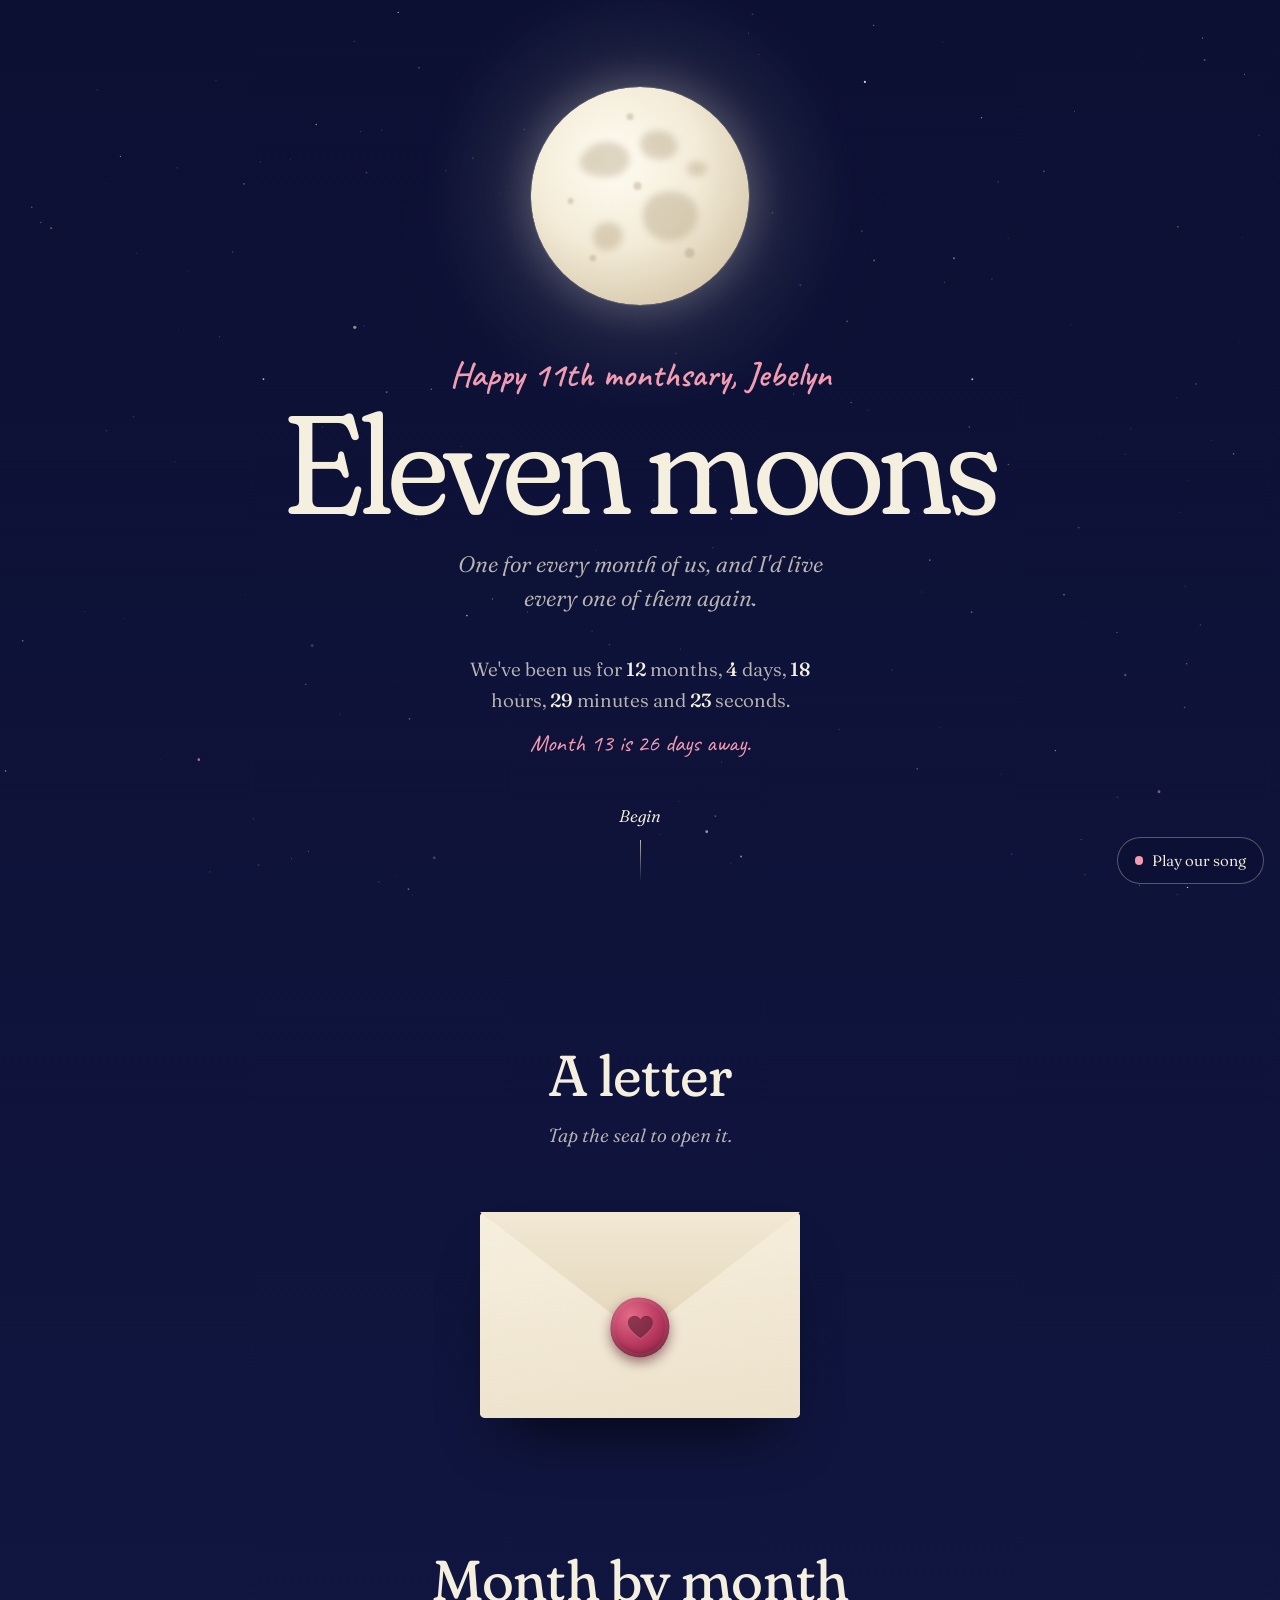
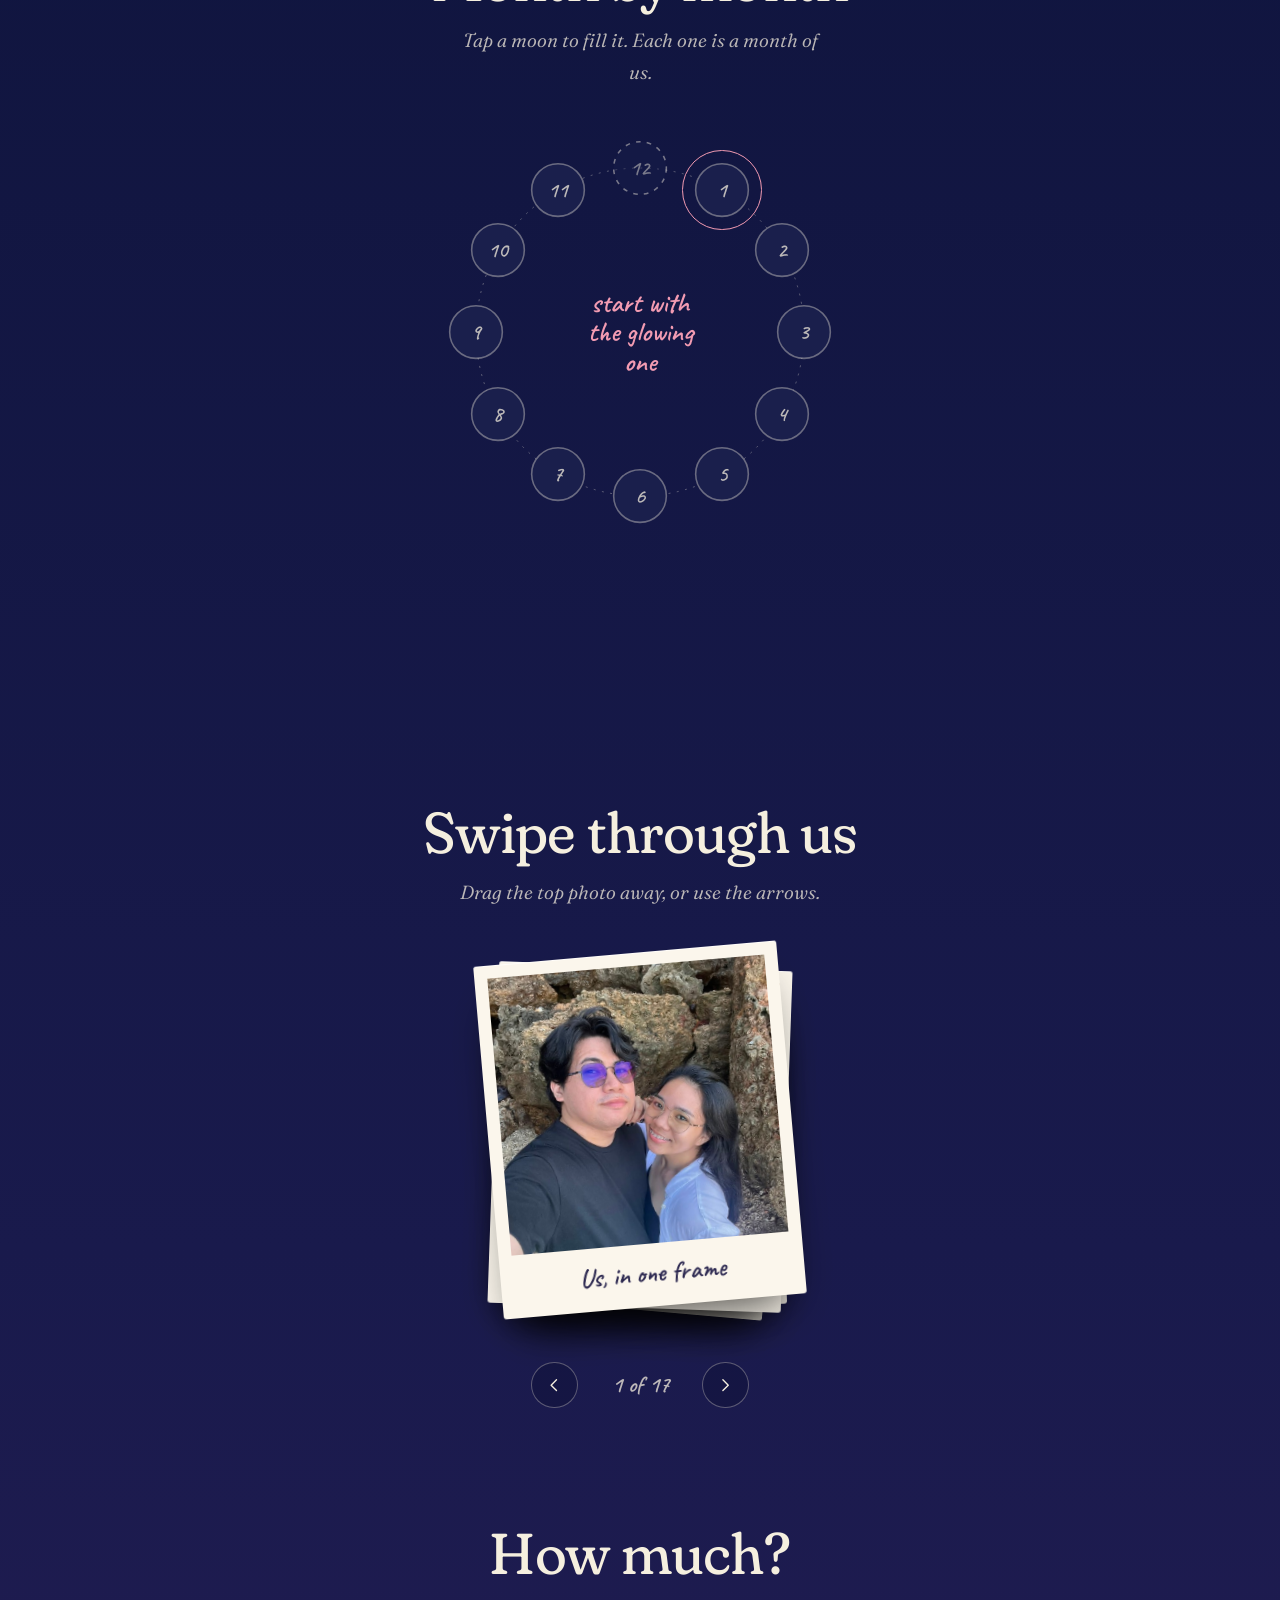
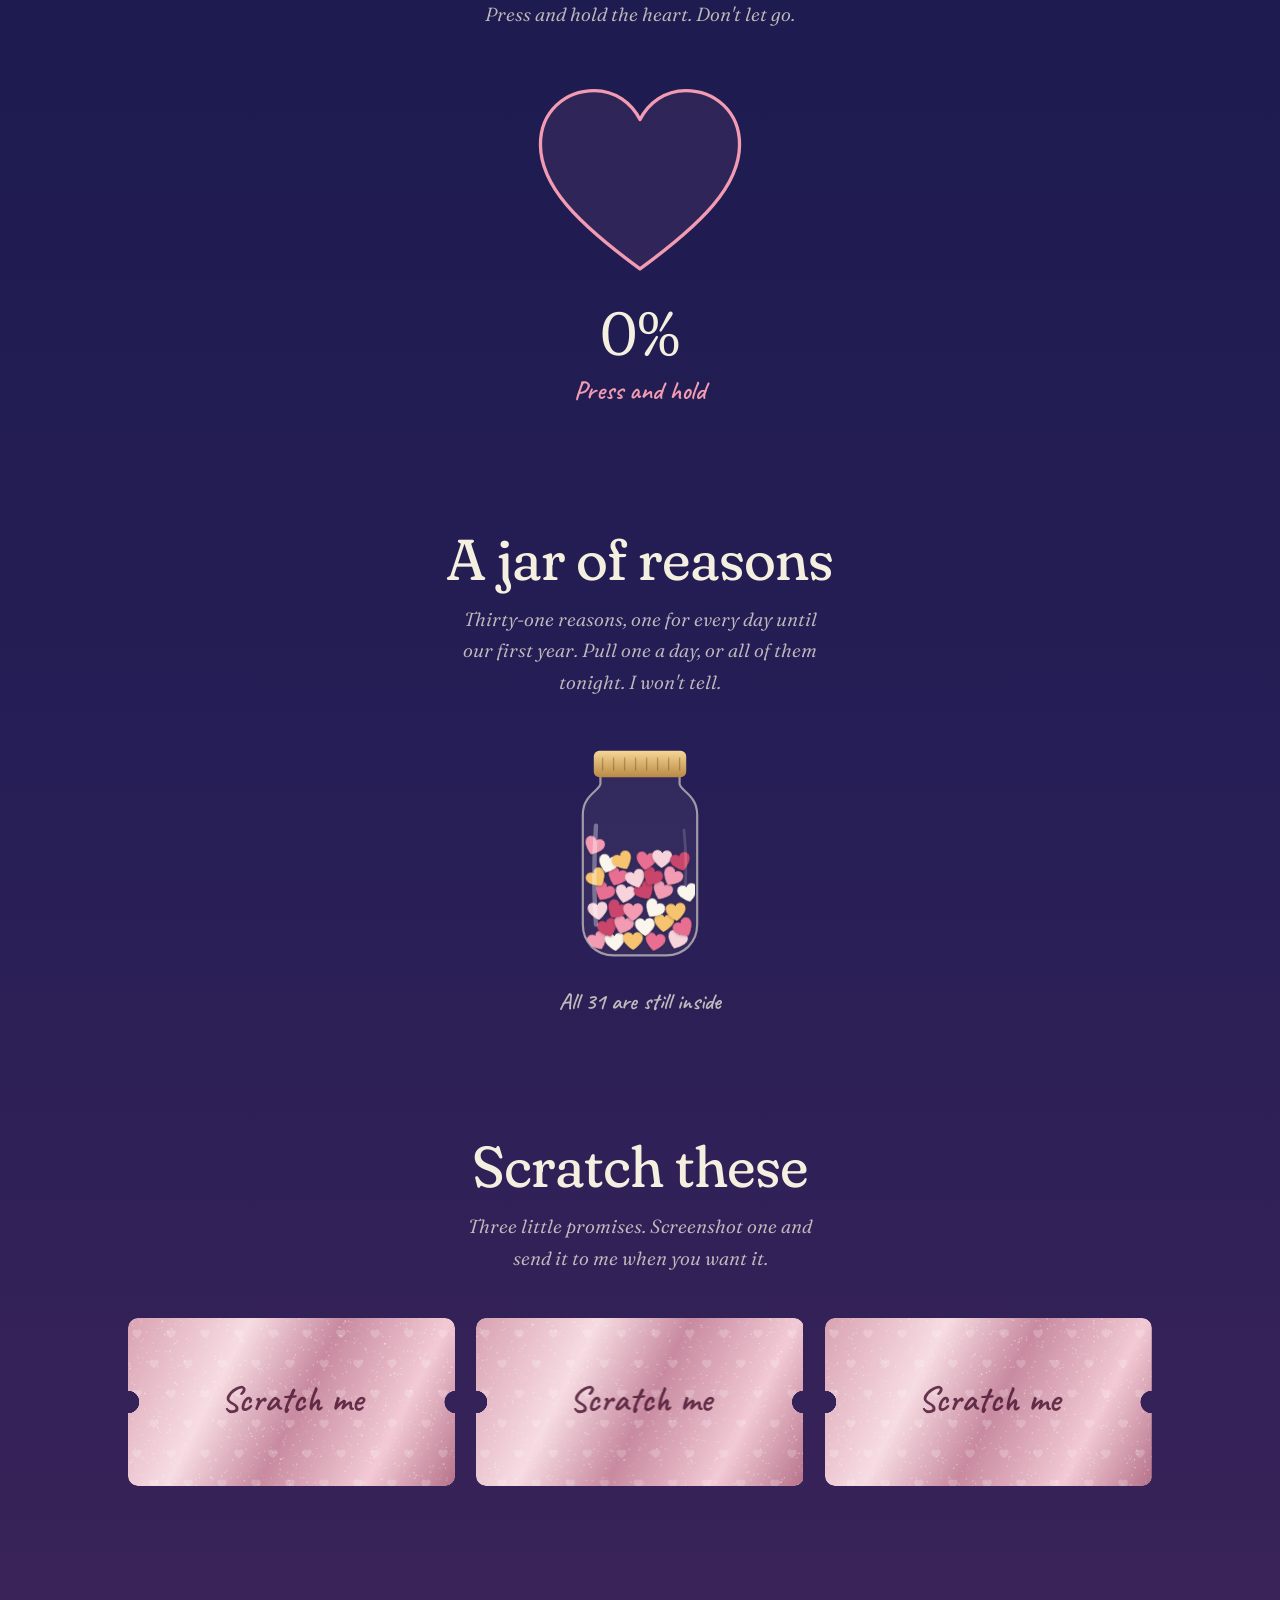
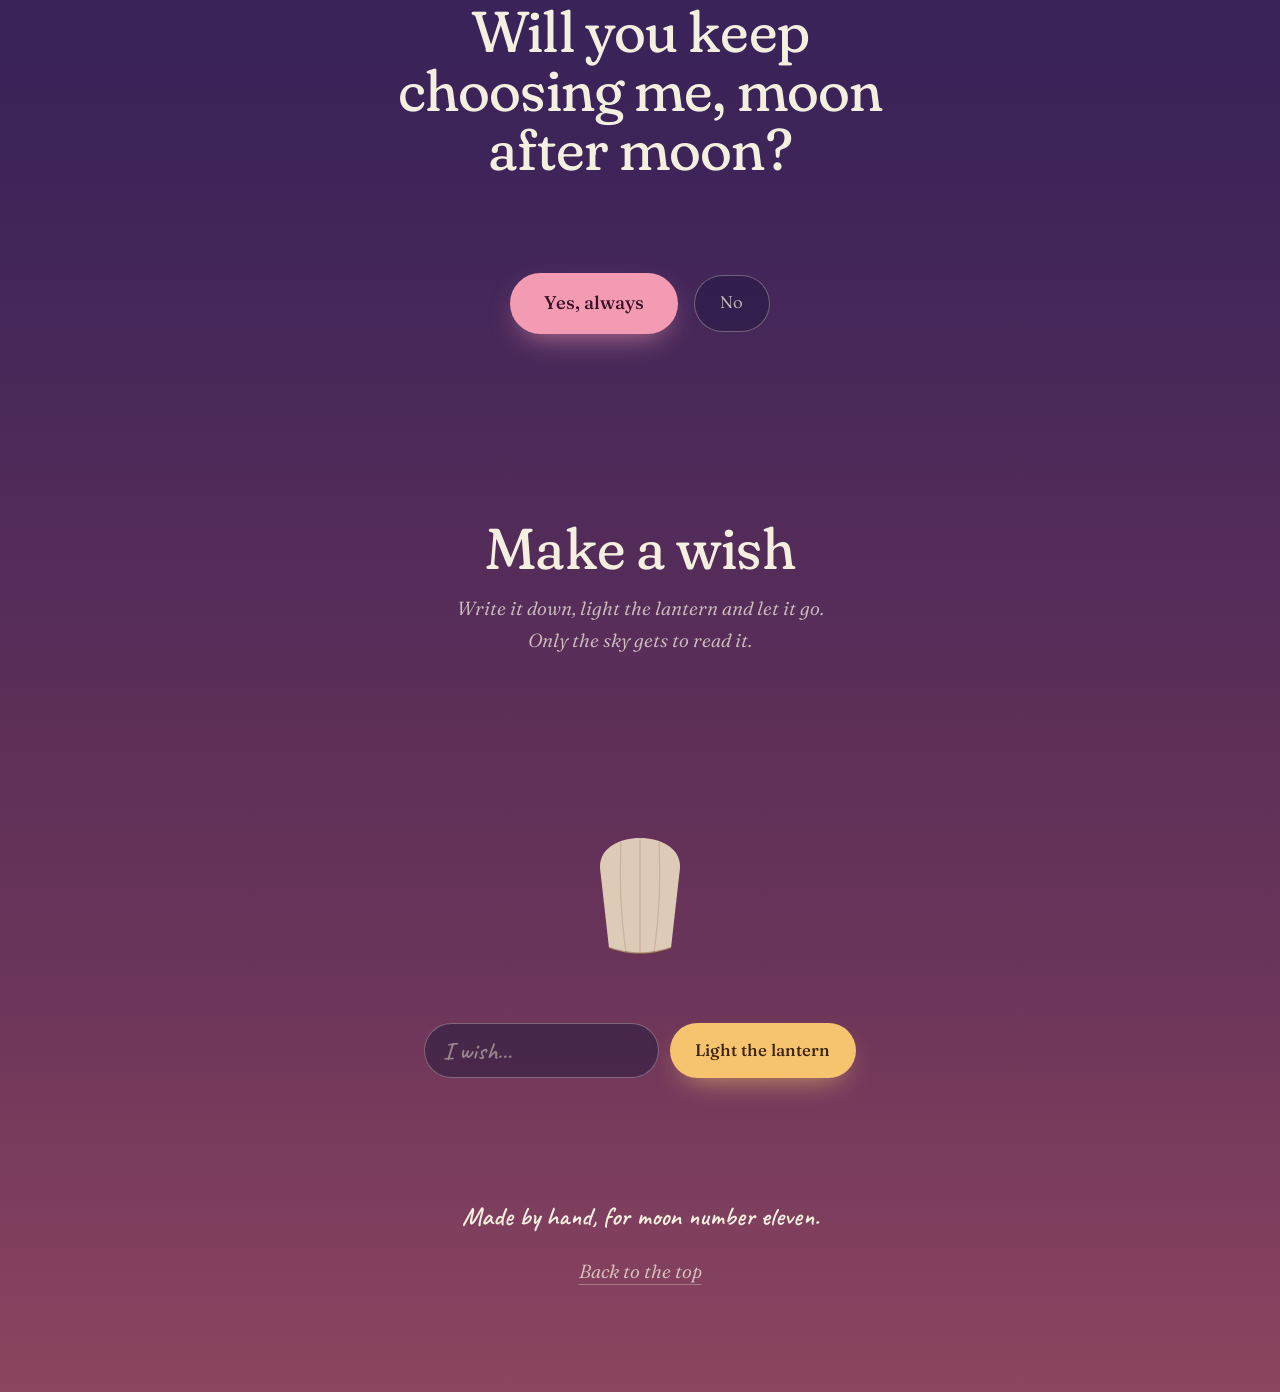
<file: index.html>
<!DOCTYPE html>
<html lang="en">
<head>
<meta charset="utf-8">
<meta name="viewport" content="width=device-width, initial-scale=1, viewport-fit=cover">
<meta name="robots" content="noindex, nofollow">
<meta name="theme-color" content="#0C1033">
<title>Happy monthsary</title>
<meta name="description" content="Made for one person only.">
<meta property="og:type" content="website">
<meta property="og:title" content="Happy monthsary">
<meta property="og:description" content="Made for one person only.">
<link rel="icon" href="data:image/svg+xml,%3Csvg xmlns='http://www.w3.org/2000/svg' viewBox='0 0 32 32'%3E%3Crect width='32' height='32' rx='8' fill='%230C1033'/%3E%3Ccircle cx='16' cy='16' r='9' fill='%23F5EFDF'/%3E%3C/svg%3E">
<link rel="preconnect" href="https://fonts.googleapis.com">
<link rel="preconnect" href="https://fonts.gstatic.com" crossorigin>
<link href="https://fonts.googleapis.com/css2?family=Caveat:wght@400;600&family=Fraunces:ital,opsz,wght,SOFT@0,9..144,300..600,0..100;1,9..144,300..600,0..100&display=swap" rel="stylesheet">
<link rel="stylesheet" href="style.css">
</head>
<body>

<!-- shared drawing bits -->
<svg class="defs" width="0" height="0" aria-hidden="true" focusable="false">
  <defs>
    <radialGradient id="g-moon" cx="38%" cy="34%" r="72%">
      <stop offset="0" stop-color="#FFFCF3"/>
      <stop offset=".55" stop-color="#F3EBD7"/>
      <stop offset="1" stop-color="#D6C8AC"/>
    </radialGradient>
    <linearGradient id="g-heart" x1="0" y1="1" x2="0" y2="0">
      <stop offset="0" stop-color="#C9456B"/>
      <stop offset="1" stop-color="#F7A9BD"/>
    </linearGradient>
    <clipPath id="heart-clip">
      <path d="M50 88C20 66 2 48 2 28 2 12 14 2 28 2c10 0 18 6 22 14C54 8 62 2 72 2c14 0 26 10 26 26 0 20-18 38-48 60z"/>
    </clipPath>
    <linearGradient id="g-lantern" x1="0" y1="0" x2="0" y2="1">
      <stop offset="0" stop-color="#FBE2B0"/>
      <stop offset=".6" stop-color="#F4B26E"/>
      <stop offset="1" stop-color="#E07F55"/>
    </linearGradient>
    <linearGradient id="g-lid" x1="0" y1="0" x2="0" y2="1">
      <stop offset="0" stop-color="#F6D695"/>
      <stop offset="1" stop-color="#B98A45"/>
    </linearGradient>
  </defs>
</svg>

<canvas id="sky" aria-hidden="true"></canvas>
<canvas id="fx" aria-hidden="true"></canvas>

<p class="preview-flag" id="preview-flag" hidden>Preview. Still sealed for everyone else.</p>

<button class="music" id="music" type="button" hidden aria-pressed="false">
  <span class="music-dot" aria-hidden="true"></span><span id="music-label">Play our song</span>
</button>

<!-- 1. THE MOON -->
<header class="hero" id="top">
  <div class="moon-wrap" id="moon-wrap" aria-hidden="true">
    <span class="moon-halo"></span>
    <svg class="moon" viewBox="0 0 200 200">
      <defs>
        <mask id="m-moon" maskUnits="userSpaceOnUse" x="0" y="0" width="200" height="200">
          <path id="moon-phase" fill="#fff" d=""/>
        </mask>
        <filter id="f-maria" x="-30%" y="-30%" width="160%" height="160%"><feGaussianBlur stdDeviation="3.2"/></filter>
        <filter id="f-pits" x="-50%" y="-50%" width="200%" height="200%"><feGaussianBlur stdDeviation=".9"/></filter>
      </defs>
      <circle cx="100" cy="100" r="88" fill="#1A1F4C" stroke="rgba(245,239,223,.2)" stroke-width="1"/>
      <g mask="url(#m-moon)">
        <circle cx="100" cy="100" r="88" fill="url(#g-moon)"/>
        <g fill="#B3A283" opacity=".42" filter="url(#f-maria)">
          <path d="M52 70c6-14 26-18 36-8 8 8 2 20-10 22-12 2-30-2-26-14z"/>
          <path d="M104 50c10-6 24-2 26 8 2 9-8 14-18 12-10-1-16-14-8-20z"/>
          <path d="M108 102c12-10 34-6 38 8 4 15-10 28-26 26-16-2-24-22-12-34z"/>
          <path d="M66 124c8-6 20-2 20 8 0 9-10 14-18 11-7-3-8-14-2-19z"/>
          <ellipse cx="146" cy="78" rx="8" ry="6"/>
        </g>
        <g fill="#A8987A" opacity=".38" filter="url(#f-pits)">
          <circle cx="98" cy="92" r="3.2"/>
          <circle cx="140" cy="146" r="4"/>
          <circle cx="62" cy="150" r="2.6"/>
          <circle cx="92" cy="36" r="2.8"/>
          <circle cx="44" cy="104" r="2.4"/>
        </g>
      </g>
    </svg>
  </div>

  <p class="greeting" id="greeting"></p>
  <h1 class="headline" id="headline"></h1>
  <p class="hero-line" id="hero-line"></p>
  <p class="together" id="together"></p>
  <p class="milestone" id="milestone"></p>
  <a class="begin" href="#letter" id="begin">Begin<span aria-hidden="true"></span></a>
</header>

<main id="main">

  <!-- 2. THE LETTER -->
  <section class="scene" id="letter" aria-labelledby="letter-h">
    <h2 id="letter-h">A letter</h2>
    <p class="sub">Tap the seal to open it.</p>
    <div class="letter-stage">
      <button class="envelope" id="envelope" type="button" aria-expanded="false" aria-controls="paper" aria-label="Open the letter">
        <span class="env-back" aria-hidden="true"></span>
        <span class="env-peek" aria-hidden="true"></span>
        <span class="env-front" aria-hidden="true"></span>
        <span class="env-flap" aria-hidden="true"></span>
        <span class="wax" aria-hidden="true">
          <svg viewBox="0 0 100 92"><path d="M50 88C20 66 2 48 2 28 2 12 14 2 28 2c10 0 18 6 22 14C54 8 62 2 72 2c14 0 26 10 26 26 0 20-18 38-48 60z"/></svg>
        </span>
      </button>
      <article class="paper" id="paper" hidden>
        <p class="paper-greeting" id="letter-greeting"></p>
        <div class="paper-body" id="letter-body"></div>
        <p class="paper-sign" id="letter-sign"></p>
      </article>
    </div>
  </section>

  <!-- 3. MONTH BY MONTH -->
  <section class="scene" id="months" aria-labelledby="months-h">
    <h2 id="months-h">Month by month</h2>
    <p class="sub">Tap a moon to fill it. Each one is a month of us.</p>
    <div class="ring" id="ring">
      <svg class="orbit" viewBox="0 0 100 100" aria-hidden="true"><circle cx="50" cy="50" r="41"/></svg>
      <div class="ring-centre" id="ring-centre" aria-hidden="true">
        <span class="rc-num" id="rc-num"></span>
        <span class="rc-name" id="rc-name">start with the glowing one</span>
      </div>
    </div>
    <div class="month-note" id="month-note" aria-live="polite">
      <h3 id="mn-title"></h3>
      <p id="mn-text"></p>
    </div>
  </section>

  <!-- 4. PHOTOS -->
  <section class="scene" id="photos" aria-labelledby="photos-h">
    <h2 id="photos-h">Swipe through us</h2>
    <p class="sub">Drag the top photo away, or use the arrows.</p>
    <div class="stack" id="stack" tabindex="0" role="group" aria-roledescription="photo stack" aria-label="Photos. Use the left and right arrow keys to go through them."></div>
    <div class="stack-nav">
      <button class="round" id="stack-prev" type="button" aria-label="Previous photo">
        <svg viewBox="0 0 24 24" aria-hidden="true"><path d="M15 5l-7 7 7 7"/></svg>
      </button>
      <span class="stack-count" id="stack-count" aria-live="polite"></span>
      <button class="round" id="stack-next" type="button" aria-label="Next photo">
        <svg viewBox="0 0 24 24" aria-hidden="true"><path d="M9 5l7 7-7 7"/></svg>
      </button>
    </div>
  </section>

  <!-- 5. HOLD THE HEART -->
  <section class="scene" id="heart" aria-labelledby="heart-h">
    <h2 id="heart-h">How much?</h2>
    <p class="sub">Press and hold the heart. Don't let go.</p>
    <button class="heart" id="heart-btn" type="button" aria-label="Press and hold to fill the heart" aria-describedby="heart-msg">
      <svg viewBox="-4 -6 108 100" aria-hidden="true">
        <path class="heart-empty" d="M50 88C20 66 2 48 2 28 2 12 14 2 28 2c10 0 18 6 22 14C54 8 62 2 72 2c14 0 26 10 26 26 0 20-18 38-48 60z"/>
        <g clip-path="url(#heart-clip)">
          <path class="heart-liquid" id="heart-liquid" d=""/>
        </g>
        <path class="heart-line" d="M50 88C20 66 2 48 2 28 2 12 14 2 28 2c10 0 18 6 22 14C54 8 62 2 72 2c14 0 26 10 26 26 0 20-18 38-48 60z"/>
      </svg>
    </button>
    <p class="heart-pct" id="heart-pct" aria-hidden="true">0%</p>
    <p class="heart-msg" id="heart-msg" aria-live="polite"></p>
  </section>

  <!-- 6. THE JAR -->
  <section class="scene" id="jar" aria-labelledby="jar-h">
    <h2 id="jar-h">A jar of reasons</h2>
    <p class="sub" id="jar-intro"></p>
    <div class="jar-stage">
      <button class="jar" id="jar-btn" type="button" aria-label="Pull a reason out of the jar">
        <svg class="jar-back" viewBox="0 0 160 200" aria-hidden="true">
          <path d="M44 30h72v8c0 6 16 10 16 28v100c0 16-12 28-28 28H56c-16 0-28-12-28-28V66c0-18 16-22 16-28z"/>
        </svg>
        <span class="jar-hearts" id="jar-hearts" aria-hidden="true"></span>
        <svg class="jar-front" viewBox="0 0 160 200" aria-hidden="true">
          <path class="glass" d="M44 30h72v8c0 6 16 10 16 28v100c0 16-12 28-28 28H56c-16 0-28-12-28-28V66c0-18 16-22 16-28z"/>
          <path class="shine" d="M40 76c-2 30-2 62 0 90"/>
          <path class="shine soft" d="M120 80c2 20 2 40 1 56"/>
          <rect class="lid" x="38" y="8" width="84" height="24" rx="5"/>
          <path class="lid-lines" d="M46 14v12M56 14v12M66 14v12M76 14v12M86 14v12M96 14v12M106 14v12M116 14v12"/>
        </svg>
      </button>
      <div class="note" id="note" hidden>
        <p class="note-text" id="note-text"></p>
      </div>
      <p class="jar-count" id="jar-count" aria-live="polite"></p>
    </div>
  </section>

  <!-- 7. SCRATCH CARDS -->
  <section class="scene wide" id="coupons" aria-labelledby="coupons-h">
    <h2 id="coupons-h">Scratch these</h2>
    <p class="sub">Three little promises. Screenshot one and send it to me when you want it.</p>
    <div class="tickets" id="tickets"></div>
  </section>

  <!-- 8. THE QUESTION -->
  <section class="scene" id="ask" aria-labelledby="ask-q">
    <h2 class="ask-q" id="ask-q"></h2>
    <div class="ask-zone" id="ask-zone">
      <button class="btn-yes" id="yes" type="button"></button>
      <button class="btn-no" id="no" type="button"></button>
    </div>
    <div class="ask-reply" id="ask-reply" hidden>
      <p class="reply-title" id="reply-title"></p>
      <p class="reply-text" id="reply-text"></p>
    </div>
  </section>

  <!-- 9. THE LANTERN -->
  <section class="scene" id="wish" aria-labelledby="wish-h">
    <h2 id="wish-h">Make a wish</h2>
    <p class="sub">Write it down, light the lantern and let it go. Only the sky gets to read it.</p>
    <div class="lantern-stage" id="lantern-stage">
      <div class="lantern" id="lantern">
        <span class="lantern-glow" aria-hidden="true"></span>
        <svg class="lantern-art" viewBox="0 0 120 150" aria-hidden="true">
          <path class="l-paper" d="M20 46C18 6 102 6 100 46L91 126Q60 137 29 126Z"/>
          <path class="l-lit" d="M20 46C18 6 102 6 100 46L91 126Q60 137 29 126Z"/>
          <path class="l-ribs" d="M41 20Q38 76 46 131M60 16V134M79 20Q82 76 74 131"/>
          <path class="l-band" d="M29 126Q60 137 91 126"/>
          <ellipse class="l-flame" cx="60" cy="122" rx="6.5" ry="9.5"/>
        </svg>
        <span class="lantern-tag" id="lantern-tag"></span>
      </div>
    </div>
    <form class="wish-form" id="wish-form" autocomplete="off">
      <label class="sr-only" for="wish-input">Your wish</label>
      <input id="wish-input" type="text" maxlength="70" enterkeyhint="done">
      <button class="btn-wish" id="wish-btn" type="submit">Light the lantern</button>
    </form>
    <p class="wish-after" id="wish-after" hidden></p>
  </section>

</main>

<footer class="foot" id="foot">
  <p id="closing"></p>
  <a class="top-link" href="#top">Back to the top</a>
</footer>

<script src="app.js"></script>
</body>
</html>
</file>
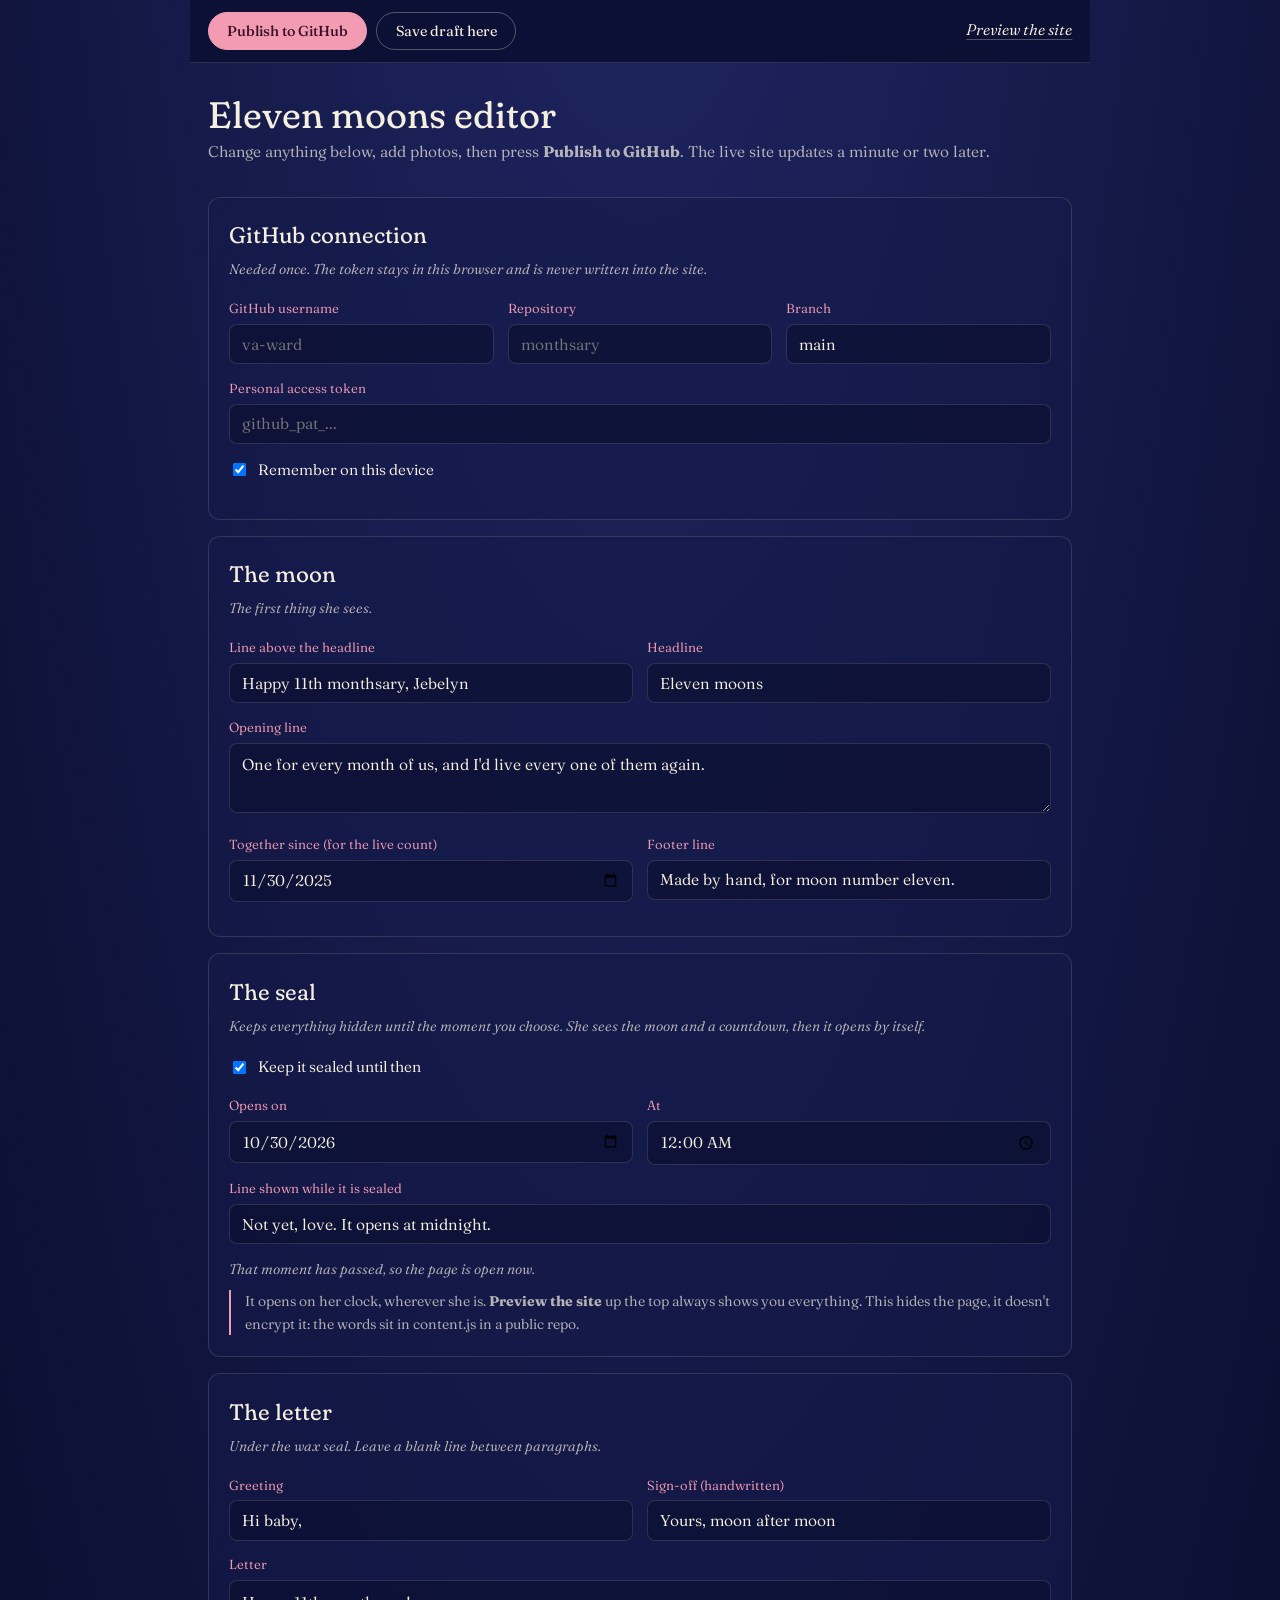
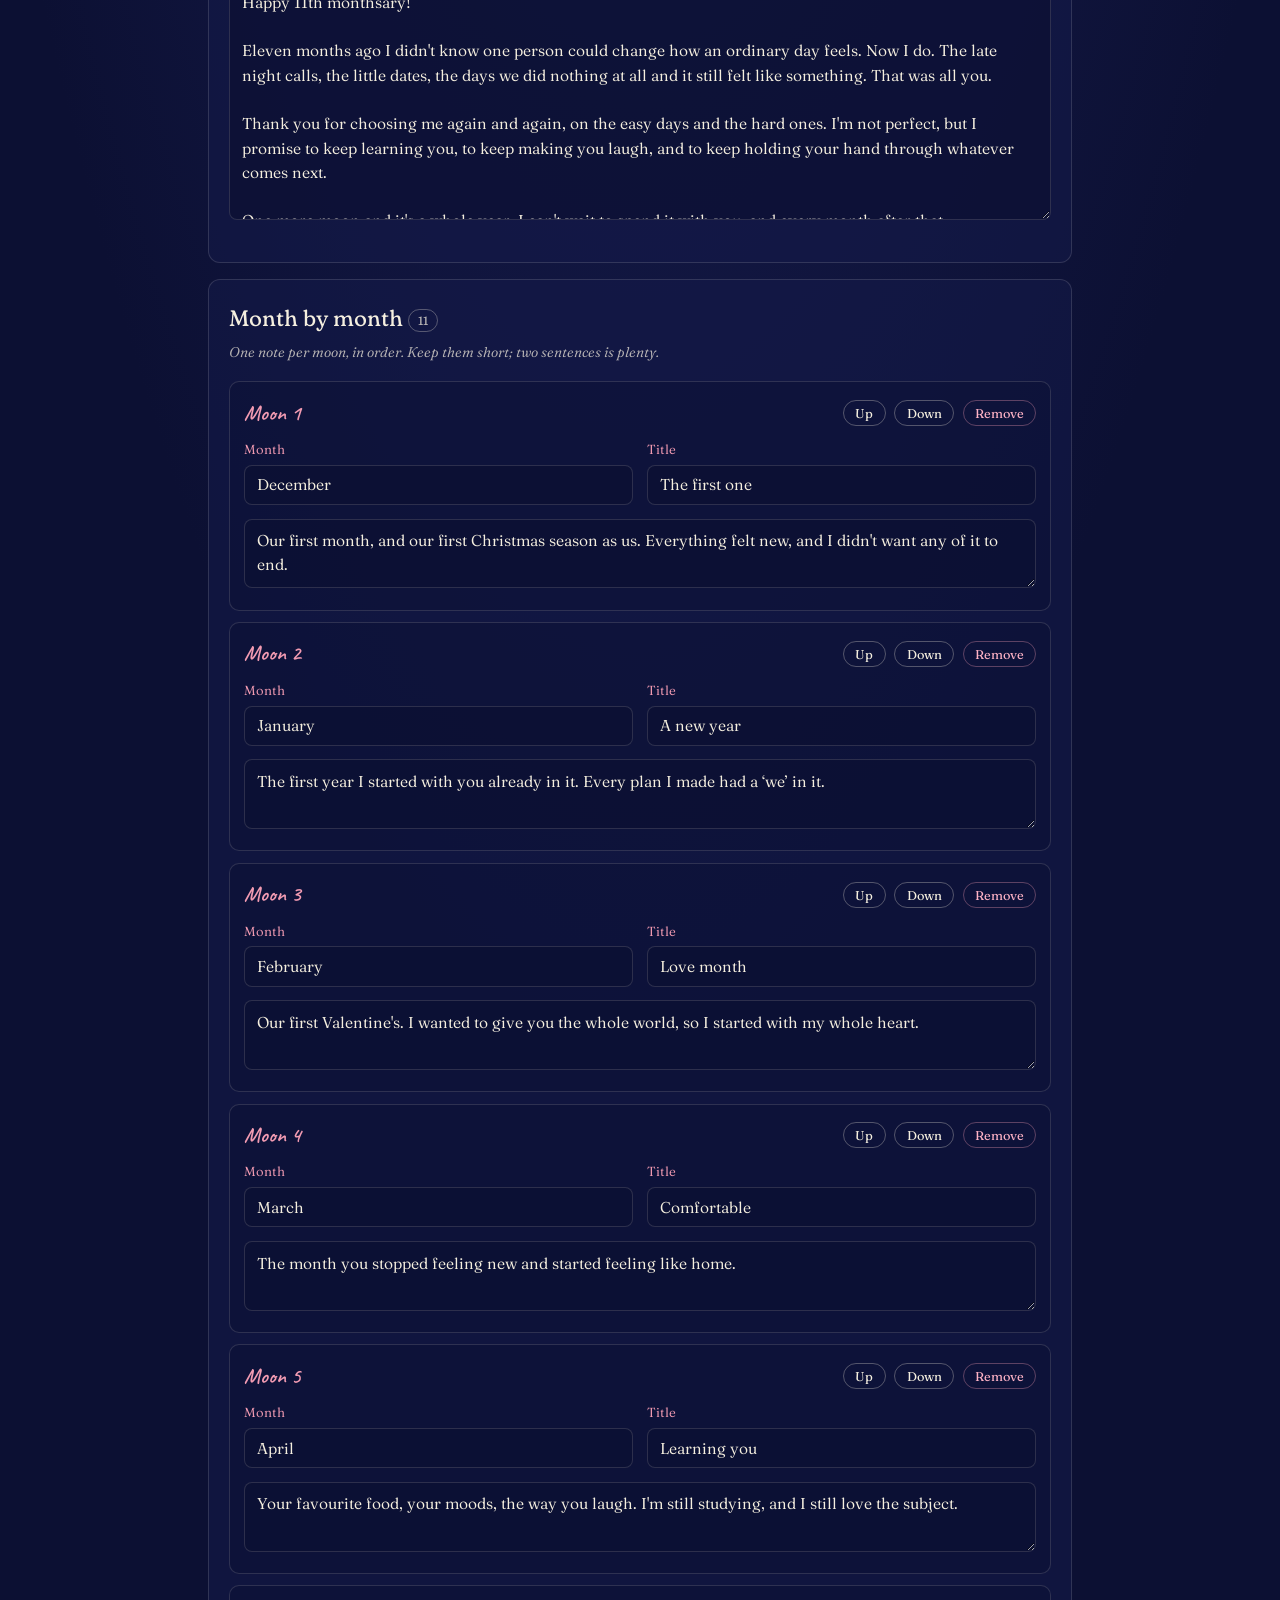
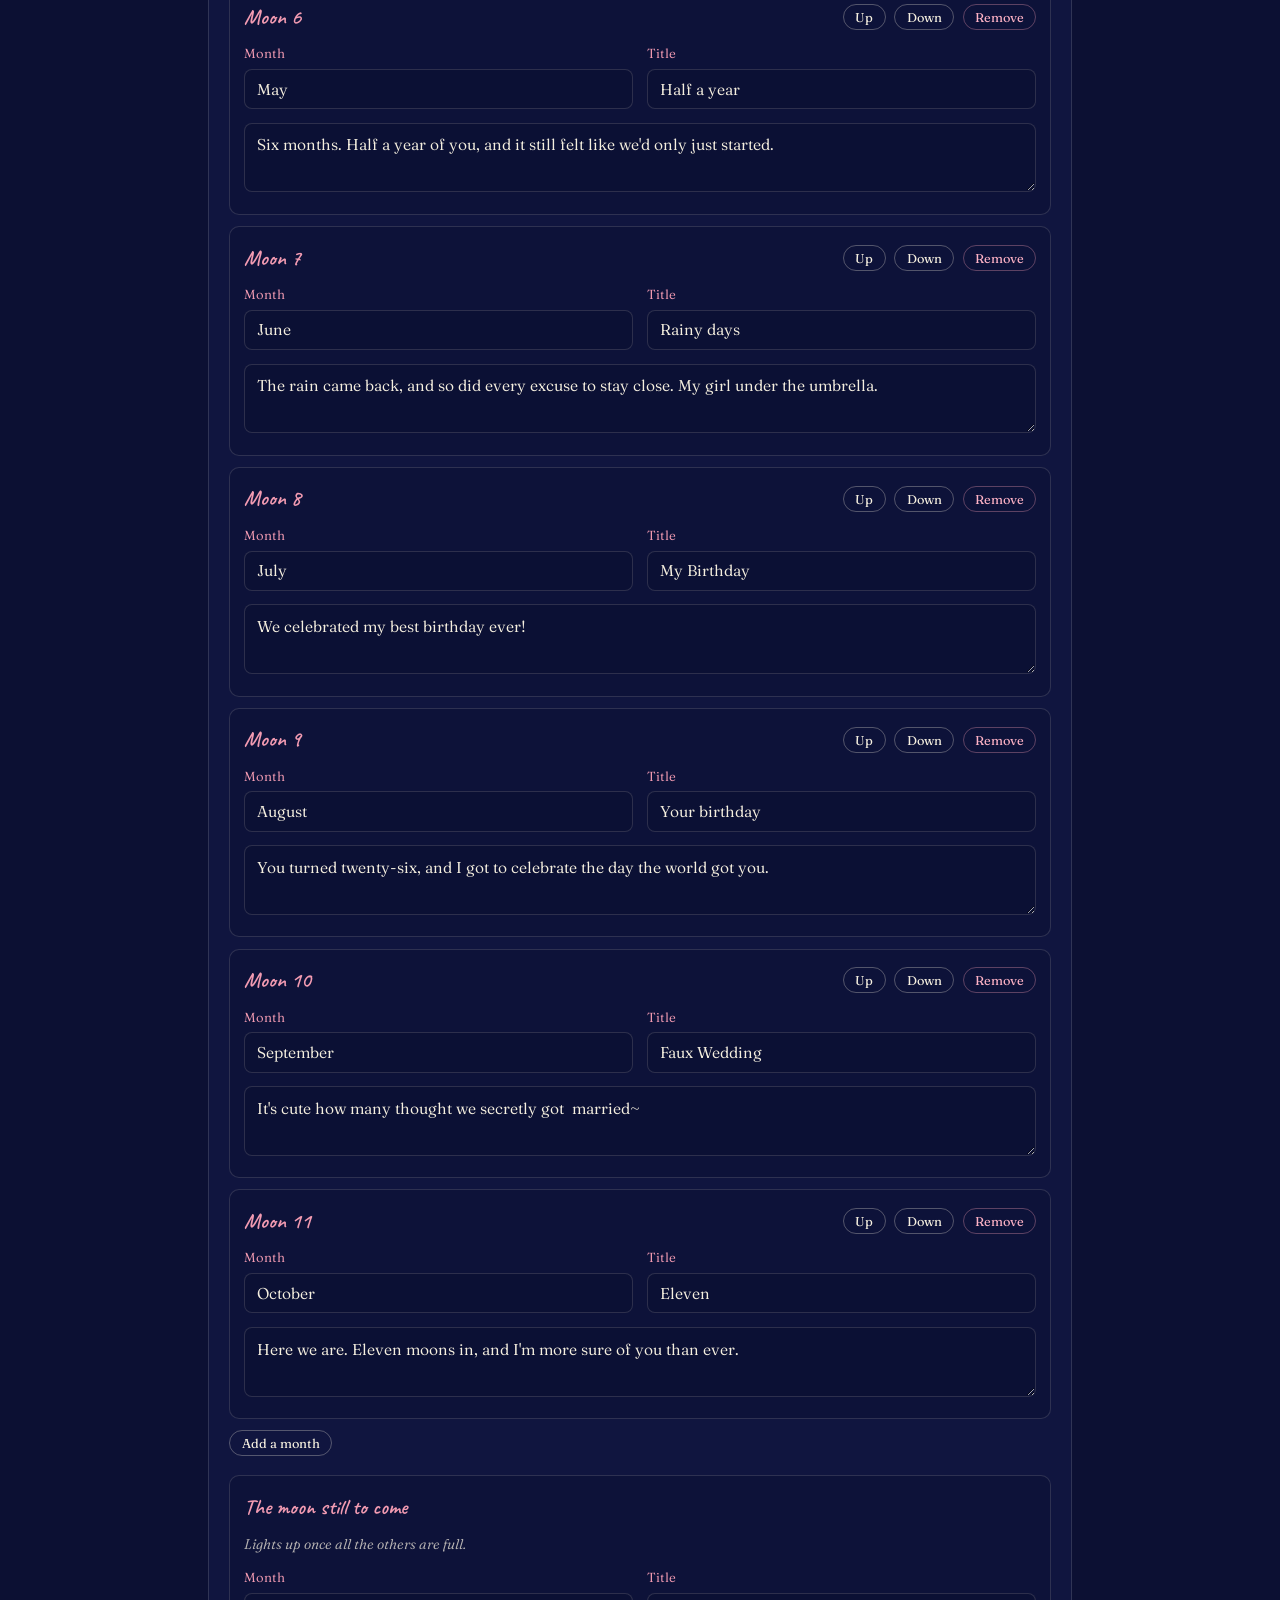
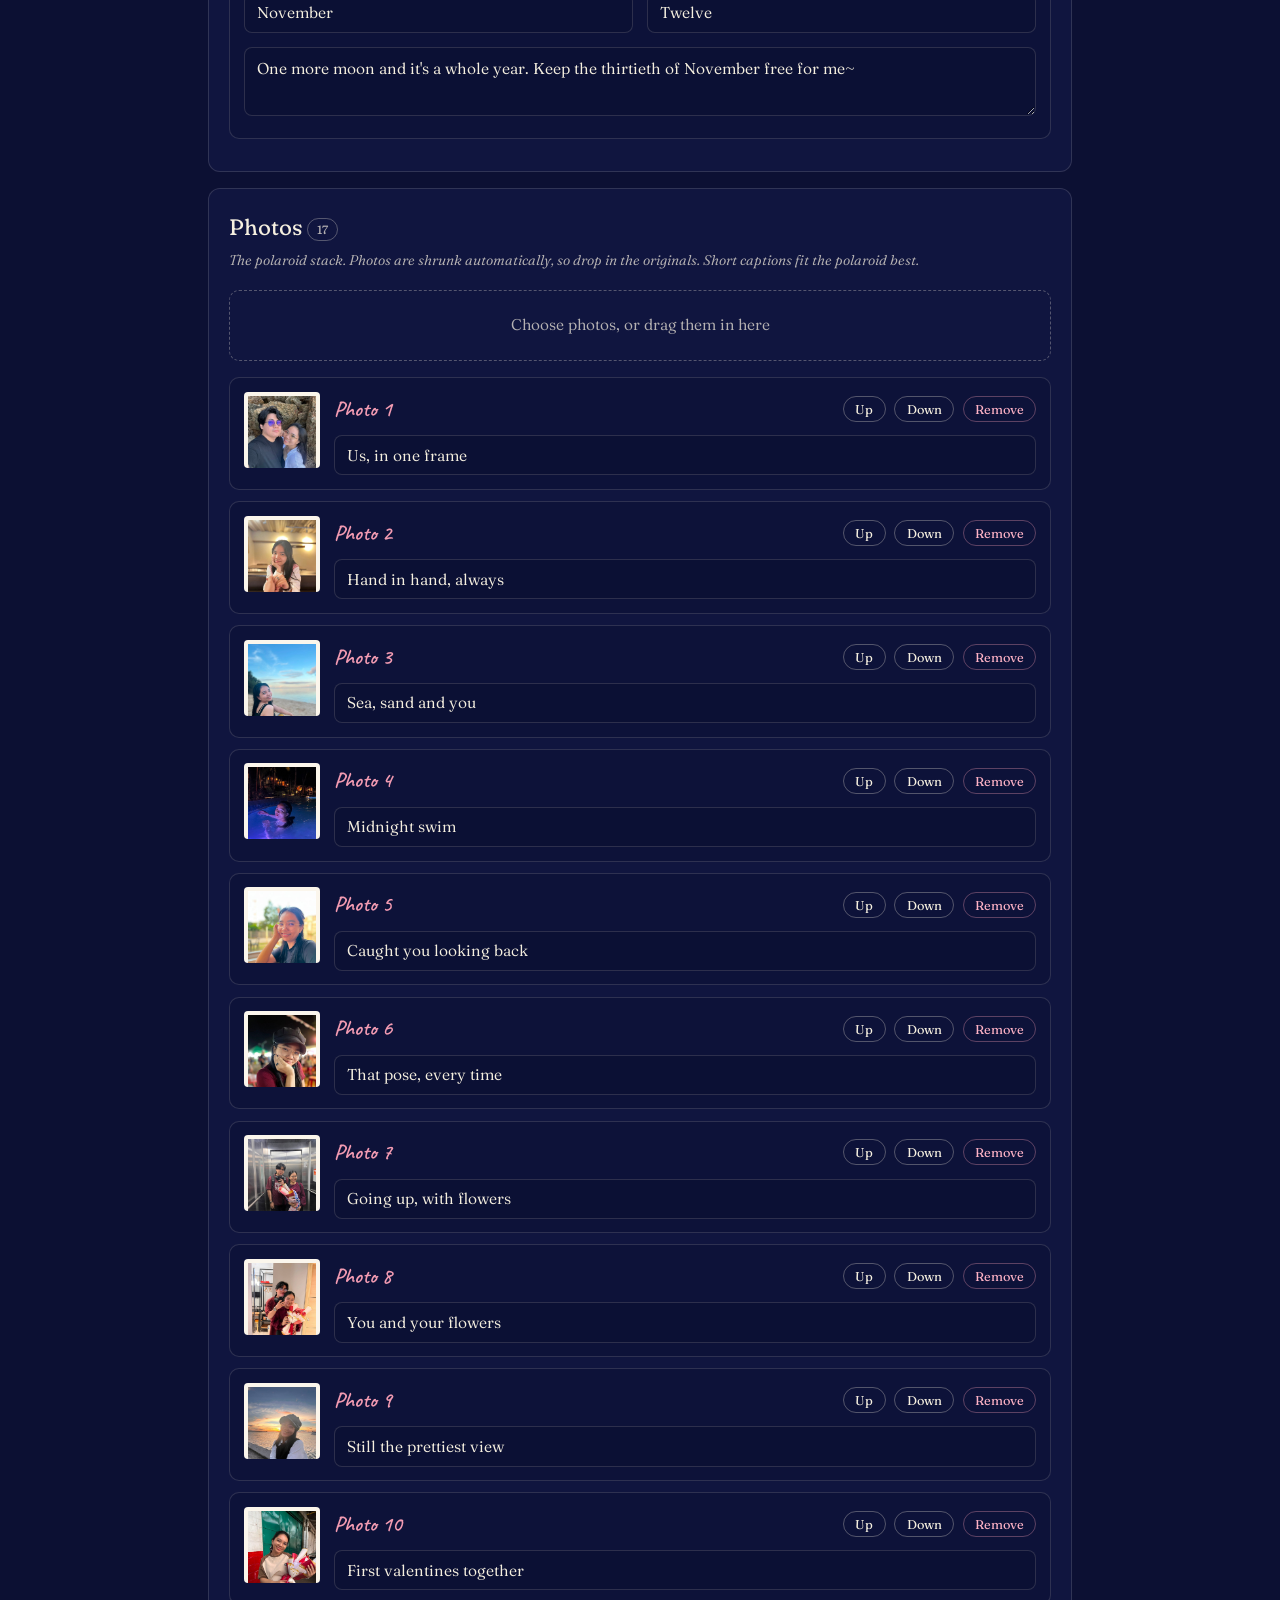
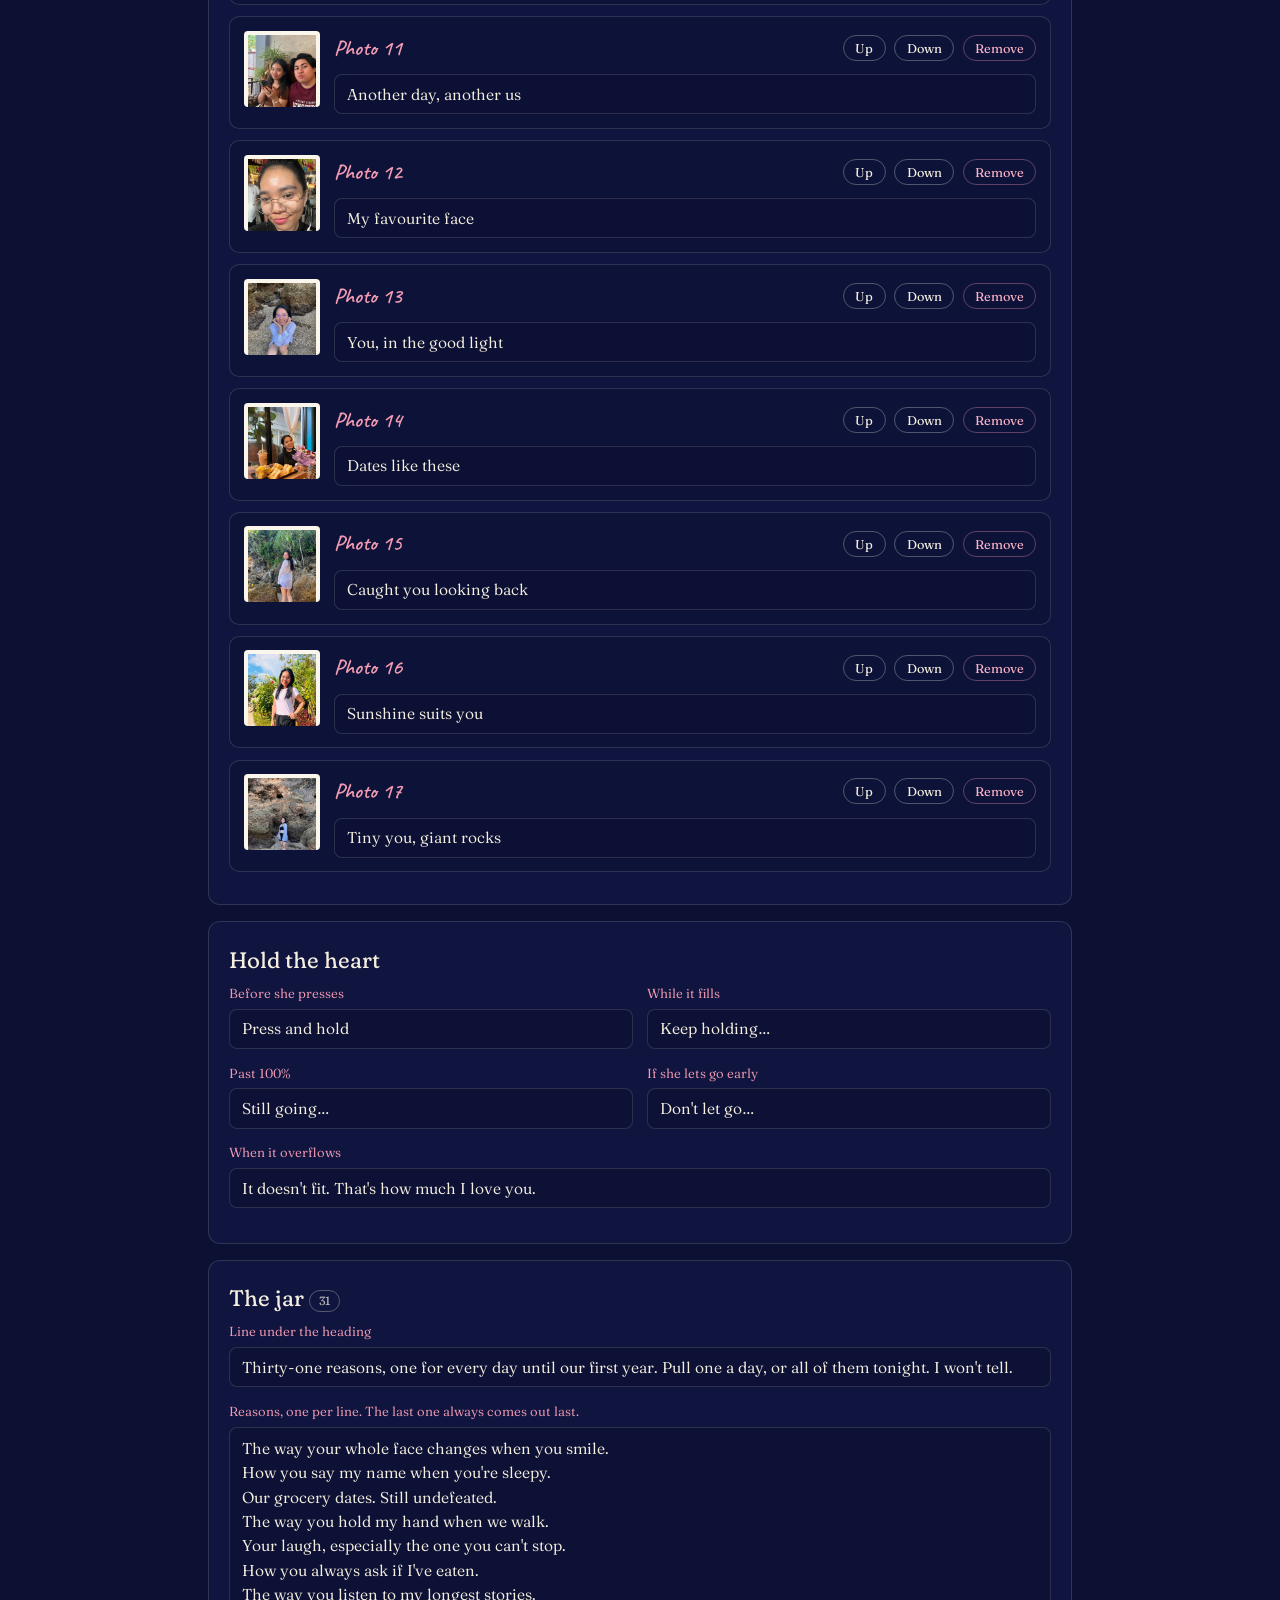
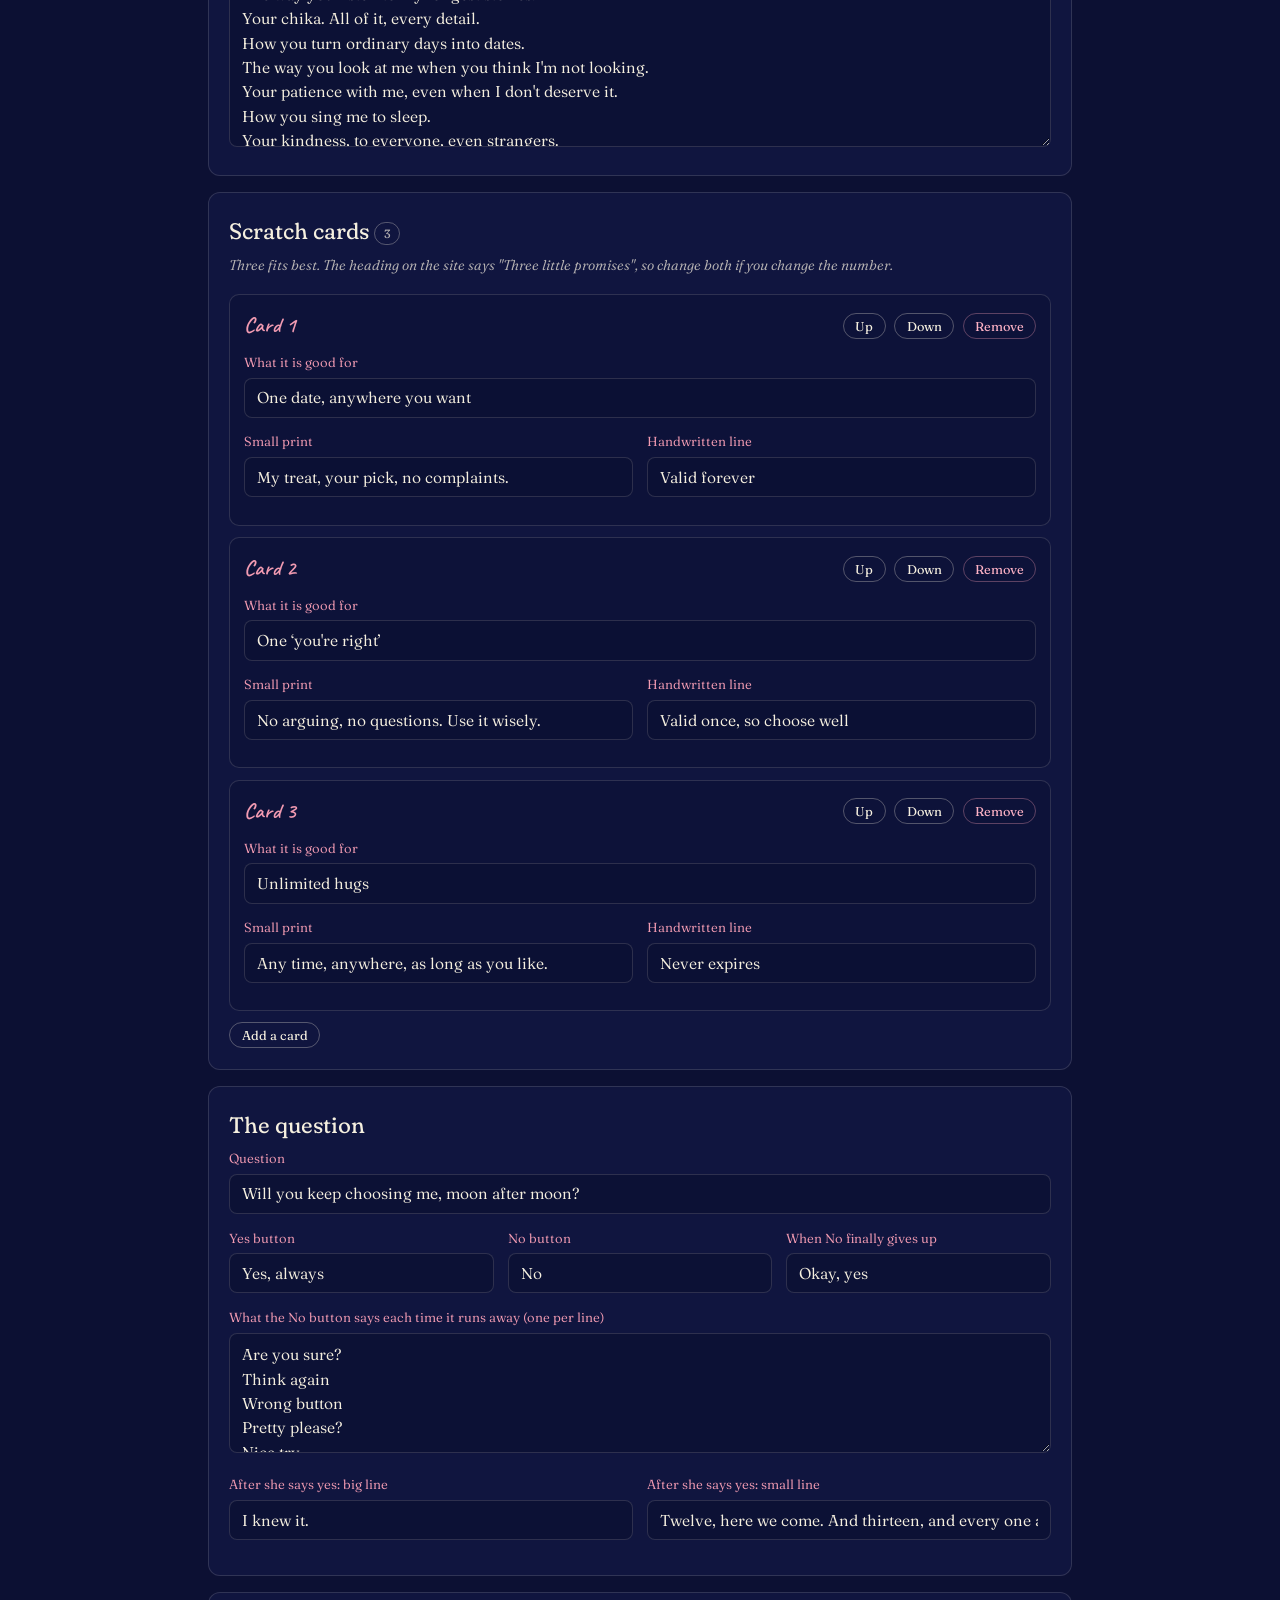
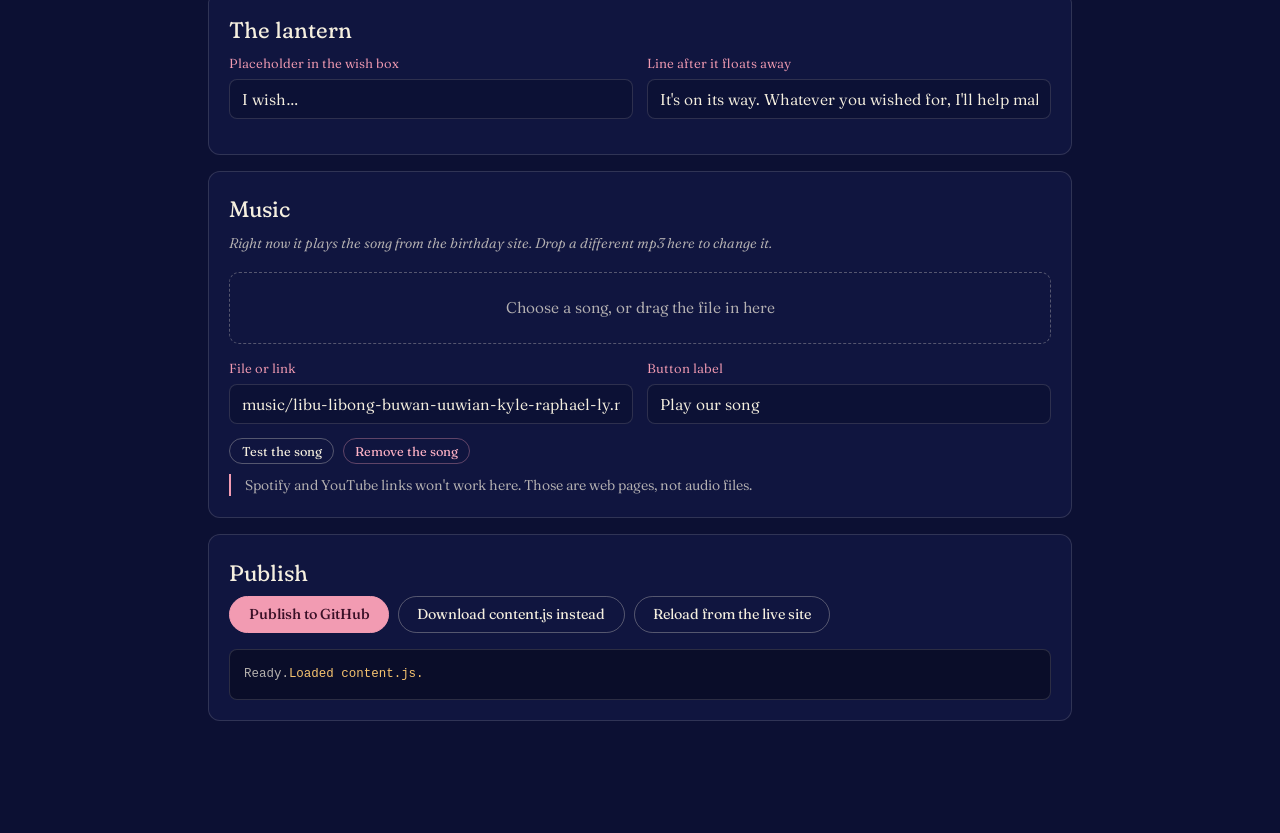
<file: admin.html>
<!DOCTYPE html>
<html lang="en">
<head>
<meta charset="utf-8">
<meta name="viewport" content="width=device-width, initial-scale=1">
<meta name="robots" content="noindex, nofollow">
<title>Editor · Eleven moons</title>
<link rel="icon" href="data:image/svg+xml,%3Csvg xmlns='http://www.w3.org/2000/svg' viewBox='0 0 32 32'%3E%3Crect width='32' height='32' rx='8' fill='%230C1033'/%3E%3Ccircle cx='16' cy='16' r='9' fill='%23F5EFDF'/%3E%3C/svg%3E">
<link rel="preconnect" href="https://fonts.googleapis.com">
<link rel="preconnect" href="https://fonts.gstatic.com" crossorigin>
<link href="https://fonts.googleapis.com/css2?family=Caveat:wght@600&family=Fraunces:ital,opsz,wght,SOFT@0,9..144,300..600,0..100;1,9..144,300..600,0..100&display=swap" rel="stylesheet">
<style>
:root{
  --night:#0C1033; --deep:#151A49; --moon:#F5EFDF; --moon-2:rgba(245,239,223,.72); --moon-3:rgba(245,239,223,.45);
  --line:rgba(245,239,223,.14); --line-strong:rgba(245,239,223,.3); --rose:#F29BB2; --lantern:#F6C36F;
  --serif:"Fraunces",Georgia,serif; --hand:"Caveat",cursive;
}
*{box-sizing:border-box}
body{margin:0;background:radial-gradient(110% 60% at 50% -10%,#232A6B,transparent 60%),var(--night);color:var(--moon);
  font-family:var(--serif);font-weight:350;font-size:15.5px;line-height:1.6}
.wrap{max-width:900px;margin:0 auto;padding:0 1.1rem 6rem}
h1{font-weight:400;font-variation-settings:"SOFT" 100;font-size:2.3rem;line-height:1.1;margin:2rem 0 .3rem}
.sub{color:var(--moon-2);margin:0 0 2rem}
h2{font-weight:400;font-variation-settings:"SOFT" 100;font-size:1.4rem;margin:0 0 .25rem}
.hint{font-size:.88rem;color:var(--moon-2);margin:0 0 1.1rem;font-style:italic}
.card{background:rgba(21,26,73,.55);border:1px solid var(--line);border-radius:12px;padding:1.3rem;margin-bottom:1rem}
label{display:block;font-size:.82rem;color:var(--rose);margin:0 0 .3rem}
input,textarea{width:100%;background:rgba(12,16,51,.7);color:var(--moon);border:1px solid var(--line);border-radius:8px;
  padding:.6rem .75rem;font-family:var(--serif);font-size:.98rem;font-weight:350}
input:focus,textarea:focus{outline:2px solid var(--rose);outline-offset:1px;border-color:transparent}
textarea{resize:vertical;min-height:90px;line-height:1.55}
.row{display:grid;gap:.85rem;margin-bottom:.85rem}
.two{grid-template-columns:1fr 1fr}.three{grid-template-columns:1fr 1fr 1fr}
@media(max-width:640px){.two,.three{grid-template-columns:1fr}}
button{font-family:var(--serif);font-size:.9rem;cursor:pointer;background:transparent;color:var(--moon);
  border:1px solid var(--line-strong);border-radius:999px;padding:.55rem 1.15rem;transition:background .2s,border-color .2s}
button:hover{background:rgba(242,155,178,.12);border-color:var(--rose)}
button.solid{background:var(--rose);color:#3A1027;border-color:var(--rose);font-weight:500}
button.solid:hover{background:#F7B6C6}
button.tiny{padding:.25rem .7rem;font-size:.8rem}
button.danger{color:#FFB3C6;border-color:rgba(242,155,178,.35)}
.actions{display:flex;gap:.55rem;flex-wrap:wrap;align-items:center}
.item{border:1px solid var(--line);border-radius:10px;padding:.85rem;margin-bottom:.7rem;background:rgba(12,16,51,.45)}
.item-head{display:flex;justify-content:space-between;align-items:center;gap:.5rem;margin-bottom:.55rem}
.item-head b{font-family:var(--hand);font-size:1.35rem;font-weight:600;color:var(--rose)}
.photo-item{display:grid;grid-template-columns:76px 1fr;gap:.9rem;align-items:start}
.thumb{width:76px;aspect-ratio:1;border-radius:4px;overflow:hidden;background:#FBF6EC;padding:4px 4px 0;display:grid;place-items:center}
.thumb img{width:100%;height:100%;object-fit:cover}
.drop{border:1.5px dashed var(--line-strong);border-radius:10px;padding:1.4rem;text-align:center;cursor:pointer;color:var(--moon-2);transition:background .2s,border-color .2s}
.drop:hover,.drop.over{background:rgba(242,155,178,.08);border-color:var(--rose)}
.log{font-family:ui-monospace,SFMono-Regular,Menlo,monospace;font-size:.78rem;line-height:1.7;background:rgba(0,0,0,.35);
  border:1px solid var(--line);border-radius:8px;padding:.85rem;max-height:240px;overflow:auto;white-space:pre-wrap;margin-top:1rem;color:var(--moon-2)}
.log b{color:var(--lantern);font-weight:400}.log i{color:#FF9DB5;font-style:normal}
.pill{display:inline-block;font-size:.75rem;border:1px solid var(--line-strong);border-radius:999px;padding:.05rem .55rem;color:var(--moon-2);vertical-align:middle}
.bar{position:sticky;top:0;z-index:5;display:flex;justify-content:space-between;align-items:center;gap:.8rem;flex-wrap:wrap;
  background:rgba(12,16,51,.92);backdrop-filter:blur(10px);border-bottom:1px solid var(--line);padding:.75rem 1.1rem;margin:0 -1.1rem}
.bar a{color:var(--moon);font-style:italic;text-decoration:underline;text-underline-offset:.25em;text-decoration-color:var(--line-strong)}
.note{border-left:2px solid var(--rose);padding-left:.85rem;font-size:.88rem;color:var(--moon-2);margin:.6rem 0 0}
.count{font-size:.82rem;color:var(--moon-3)}
.check{display:flex;gap:.55rem;align-items:center;font-size:.95rem;color:var(--moon);margin:0 0 1rem}
.check input{width:auto}
</style>
</head>
<body>
<div class="wrap">
  <div class="bar">
    <div class="actions">
      <button class="solid" id="publish" type="button">Publish to GitHub</button>
      <button id="save-draft" type="button">Save draft here</button>
      <span class="count" id="draft-note"></span>
    </div>
    <a href="index.html?preview" target="_blank" rel="noopener">Preview the site</a>
  </div>

  <h1>Eleven moons editor</h1>
  <p class="sub">Change anything below, add photos, then press <b>Publish to GitHub</b>. The live site updates a minute or two later.</p>

  <!-- CONNECTION -->
  <section class="card">
    <h2>GitHub connection</h2>
    <p class="hint">Needed once. The token stays in this browser and is never written into the site.</p>
    <div class="row three">
      <div><label for="gh-owner">GitHub username</label><input id="gh-owner" placeholder="va-ward"></div>
      <div><label for="gh-repo">Repository</label><input id="gh-repo" placeholder="monthsary"></div>
      <div><label for="gh-branch">Branch</label><input id="gh-branch" value="main"></div>
    </div>
    <div class="row"><div><label for="gh-token">Personal access token</label><input id="gh-token" type="password" placeholder="github_pat_..." autocomplete="off"></div></div>
    <label class="check"><input type="checkbox" id="remember" checked> Remember on this device</label>
  </section>

  <!-- BASICS -->
  <section class="card">
    <h2>The moon</h2>
    <p class="hint">The first thing she sees.</p>
    <div class="row two">
      <div><label for="f-greeting">Line above the headline</label><input id="f-greeting"></div>
      <div><label for="f-headline">Headline</label><input id="f-headline"></div>
    </div>
    <div class="row"><div><label for="f-heroline">Opening line</label><textarea id="f-heroline" style="min-height:60px"></textarea></div></div>
    <div class="row two">
      <div><label for="f-together">Together since (for the live count)</label><input id="f-together" type="date"></div>
      <div><label for="f-closing">Footer line</label><input id="f-closing"></div>
    </div>
  </section>

  <!-- SEAL -->
  <section class="card">
    <h2>The seal</h2>
    <p class="hint">Keeps everything hidden until the moment you choose. She sees the moon and a countdown, then it opens by itself.</p>
    <label class="check"><input type="checkbox" id="f-seal-on"> Keep it sealed until then</label>
    <div class="row two">
      <div><label for="f-seal-date">Opens on</label><input id="f-seal-date" type="date"></div>
      <div><label for="f-seal-time">At</label><input id="f-seal-time" type="time"></div>
    </div>
    <div class="row"><div><label for="f-seal-line">Line shown while it is sealed</label><input id="f-seal-line"></div></div>
    <p class="hint" id="seal-status" style="margin:0"></p>
    <p class="note">It opens on her clock, wherever she is. <b>Preview the site</b> up the top always shows you everything. This hides the page, it doesn't encrypt it: the words sit in content.js in a public repo.</p>
  </section>

  <!-- LETTER -->
  <section class="card">
    <h2>The letter</h2>
    <p class="hint">Under the wax seal. Leave a blank line between paragraphs.</p>
    <div class="row two">
      <div><label for="f-l-greeting">Greeting</label><input id="f-l-greeting"></div>
      <div><label for="f-l-sign">Sign-off (handwritten)</label><input id="f-l-sign"></div>
    </div>
    <div class="row"><div><label for="f-l-body">Letter</label><textarea id="f-l-body" style="min-height:240px"></textarea></div></div>
  </section>

  <!-- MONTHS -->
  <section class="card">
    <h2>Month by month <span class="pill" id="month-count">0</span></h2>
    <p class="hint">One note per moon, in order. Keep them short; two sentences is plenty.</p>
    <div id="months"></div>
    <div class="actions" style="margin-bottom:1.2rem"><button class="tiny" id="add-month" type="button">Add a month</button></div>
    <div class="item">
      <div class="item-head"><b>The moon still to come</b></div>
      <p class="hint" style="margin-bottom:.7rem">Lights up once all the others are full.</p>
      <div class="row two">
        <div><label for="f-n-month">Month</label><input id="f-n-month"></div>
        <div><label for="f-n-title">Title</label><input id="f-n-title"></div>
      </div>
      <textarea id="f-n-text" style="min-height:64px"></textarea>
    </div>
  </section>

  <!-- PHOTOS -->
  <section class="card">
    <h2>Photos <span class="pill" id="photo-count">0</span></h2>
    <p class="hint">The polaroid stack. Photos are shrunk automatically, so drop in the originals. Short captions fit the polaroid best.</p>
    <div class="drop" id="drop">Choose photos, or drag them in here<input type="file" id="file" accept="image/*" multiple hidden></div>
    <div id="photos" style="margin-top:1rem"></div>
  </section>

  <!-- HEART -->
  <section class="card">
    <h2>Hold the heart</h2>
    <div class="row two">
      <div><label for="f-h-hint">Before she presses</label><input id="f-h-hint"></div>
      <div><label for="f-h-holding">While it fills</label><input id="f-h-holding"></div>
    </div>
    <div class="row two">
      <div><label for="f-h-over">Past 100%</label><input id="f-h-over"></div>
      <div><label for="f-h-early">If she lets go early</label><input id="f-h-early"></div>
    </div>
    <div class="row"><div><label for="f-h-done">When it overflows</label><input id="f-h-done"></div></div>
  </section>

  <!-- JAR -->
  <section class="card">
    <h2>The jar <span class="pill" id="reason-count">0</span></h2>
    <div class="row"><div><label for="f-j-intro">Line under the heading</label><input id="f-j-intro"></div></div>
    <label for="f-reasons">Reasons, one per line. The last one always comes out last.</label>
    <textarea id="f-reasons" style="min-height:320px"></textarea>
  </section>

  <!-- COUPONS -->
  <section class="card">
    <h2>Scratch cards <span class="pill" id="coupon-count">0</span></h2>
    <p class="hint">Three fits best. The heading on the site says "Three little promises", so change both if you change the number.</p>
    <div id="coupons"></div>
    <div class="actions"><button class="tiny" id="add-coupon" type="button">Add a card</button></div>
  </section>

  <!-- QUESTION -->
  <section class="card">
    <h2>The question</h2>
    <div class="row"><div><label for="f-q-ask">Question</label><input id="f-q-ask"></div></div>
    <div class="row three">
      <div><label for="f-q-yes">Yes button</label><input id="f-q-yes"></div>
      <div><label for="f-q-no">No button</label><input id="f-q-no"></div>
      <div><label for="f-q-give">When No finally gives up</label><input id="f-q-give"></div>
    </div>
    <div class="row"><div><label for="f-q-dodges">What the No button says each time it runs away (one per line)</label><textarea id="f-q-dodges" style="min-height:120px"></textarea></div></div>
    <div class="row two">
      <div><label for="f-q-rtitle">After she says yes: big line</label><input id="f-q-rtitle"></div>
      <div><label for="f-q-reply">After she says yes: small line</label><input id="f-q-reply"></div>
    </div>
  </section>

  <!-- LANTERN -->
  <section class="card">
    <h2>The lantern</h2>
    <div class="row two">
      <div><label for="f-w-ph">Placeholder in the wish box</label><input id="f-w-ph"></div>
      <div><label for="f-w-sent">Line after it floats away</label><input id="f-w-sent"></div>
    </div>
  </section>

  <!-- MUSIC -->
  <section class="card">
    <h2>Music</h2>
    <p class="hint">Right now it plays the song from the birthday site. Drop a different mp3 here to change it.</p>
    <div class="drop" id="drop-music">Choose a song, or drag the file in here<input type="file" id="file-music" accept="audio/*" hidden></div>
    <p class="hint" id="music-status" style="margin:.7rem 0 .9rem"></p>
    <div class="row two">
      <div><label for="f-m-url">File or link</label><input id="f-m-url" placeholder="music/our-song.mp3"></div>
      <div><label for="f-m-title">Button label</label><input id="f-m-title" placeholder="Play our song"></div>
    </div>
    <div class="actions">
      <button class="tiny" id="test-music" type="button">Test the song</button>
      <button class="tiny danger" id="clear-music" type="button">Remove the song</button>
    </div>
    <p class="note">Spotify and YouTube links won't work here. Those are web pages, not audio files.</p>
  </section>

  <!-- PUBLISH -->
  <section class="card">
    <h2>Publish</h2>
    <div class="actions">
      <button class="solid" id="publish2" type="button">Publish to GitHub</button>
      <button id="download" type="button">Download content.js instead</button>
      <button id="reload" type="button">Reload from the live site</button>
    </div>
    <div class="log" id="log">Ready.</div>
  </section>
</div>

<script>
(function(){
"use strict";
var LS_DRAFT="moons-admin-draft", LS_CONF="moons-admin-conf";
var state=null, pendingAudio=null, previews=new WeakMap();
function $(id){return document.getElementById(id);}
function esc(s){return String(s==null?"":s).replace(/[&<>"']/g,function(c){return {"&":"&amp;","<":"&lt;",">":"&gt;",'"':"&quot;","'":"&#39;"}[c];});}
function store(k,v){try{v===null?localStorage.removeItem(k):localStorage.setItem(k,v);}catch(e){}}
function read(k){try{return localStorage.getItem(k);}catch(e){return null;}}
function log(msg,cls){
  var el=document.createElement(cls==="err"?"i":(cls==="ok"?"b":"span"));
  el.textContent=msg; $("log").appendChild(el); $("log").appendChild(document.createTextNode("\n"));
  $("log").scrollTop=$("log").scrollHeight;
}
function b64utf8(str){var bytes=new TextEncoder().encode(str),bin="";for(var i=0;i<bytes.length;i++)bin+=String.fromCharCode(bytes[i]);return btoa(bin);}
function lines(v){return String(v||"").split("\n").map(function(s){return s.trim();}).filter(Boolean);}

var BLANK={
  name:"",together:"",greeting:"",headline:"",heroLine:"",
  seal:{on:false,opensAt:"",line:""},
  letter:{greeting:"",body:[],signature:""},
  months:[],nextMoon:{month:"",title:"",text:""},photos:[],
  heart:{hint:"",holding:"",over:"",early:"",done:""},
  reasonsIntro:"",reasons:[],coupons:[],
  question:{ask:"",yes:"",no:"",dodges:[],giveIn:"",replyTitle:"",reply:""},
  lantern:{placeholder:"",sent:""},closing:"",music:{url:"",title:""}
};
function normalise(s){
  var o=JSON.parse(JSON.stringify(BLANK));
  Object.keys(s||{}).forEach(function(k){
    if(o[k]&&typeof o[k]==="object"&&!Array.isArray(o[k])&&s[k]&&typeof s[k]==="object"&&!Array.isArray(s[k])) o[k]=Object.assign(o[k],s[k]);
    else o[k]=s[k];
  });
  ["months","photos","reasons","coupons"].forEach(function(k){if(!Array.isArray(o[k]))o[k]=[];});
  if(!Array.isArray(o.letter.body))o.letter.body=[];
  if(!Array.isArray(o.question.dodges))o.question.dodges=[];
  return o;
}

/* ---------- load ---------- */
function loadConf(){
  try{var c=JSON.parse(read(LS_CONF)||"{}");
    $("gh-owner").value=c.owner||""; $("gh-repo").value=c.repo||""; $("gh-branch").value=c.branch||"main"; $("gh-token").value=c.token||"";
  }catch(e){}
}
function saveConf(){
  if(!$("remember").checked){store(LS_CONF,null);return;}
  store(LS_CONF,JSON.stringify({owner:$("gh-owner").value.trim(),repo:$("gh-repo").value.trim(),branch:$("gh-branch").value.trim()||"main",token:$("gh-token").value.trim()}));
}
function fetchLive(){
  try{delete window.SITE_CONTENT;}catch(e){window.SITE_CONTENT=undefined;}
  var s=document.createElement("script");
  s.src="content.js"+(/^https?:$/.test(location.protocol)?"?v="+Date.now():"");
  s.onload=function(){
    if(window.SITE_CONTENT){state=normalise(window.SITE_CONTENT);fill();log("Loaded content.js.","ok");}
    else{state=normalise({});fill();log("content.js loaded but was empty. Starting from a blank sheet.","err");}
    s.remove();
  };
  s.onerror=function(){state=normalise({});fill();log("No content.js next to this page. Starting from a blank sheet.");s.remove();};
  document.head.appendChild(s);
}
function boot(){
  loadConf();
  var d=read(LS_DRAFT);
  if(d){try{state=normalise(JSON.parse(d));fill();log("Loaded the draft saved in this browser. Press Reload from the live site to throw it away.","ok");return;}catch(e){}}
  fetchLive();
}

/* ---------- form <-> state ---------- */
function splitDate(v){var s=String(v||"");return {d:s.slice(0,10),t:s.slice(11,16)};}
function fill(){
  $("f-greeting").value=state.greeting||""; $("f-headline").value=state.headline||""; $("f-heroline").value=state.heroLine||"";
  $("f-together").value=splitDate(state.together).d; $("f-closing").value=state.closing||"";
  $("f-seal-on").checked=state.seal.on===true;
  var sd=splitDate(state.seal.opensAt); $("f-seal-date").value=sd.d; $("f-seal-time").value=sd.t||"00:00";
  $("f-seal-line").value=state.seal.line||"";
  $("f-l-greeting").value=state.letter.greeting||""; $("f-l-sign").value=state.letter.signature||"";
  $("f-l-body").value=(state.letter.body||[]).join("\n\n");
  $("f-n-month").value=state.nextMoon.month||""; $("f-n-title").value=state.nextMoon.title||""; $("f-n-text").value=state.nextMoon.text||"";
  $("f-h-hint").value=state.heart.hint||""; $("f-h-holding").value=state.heart.holding||""; $("f-h-over").value=state.heart.over||"";
  $("f-h-early").value=state.heart.early||""; $("f-h-done").value=state.heart.done||"";
  $("f-j-intro").value=state.reasonsIntro||""; $("f-reasons").value=(state.reasons||[]).join("\n");
  var q=state.question; $("f-q-ask").value=q.ask||""; $("f-q-yes").value=q.yes||""; $("f-q-no").value=q.no||""; $("f-q-give").value=q.giveIn||"";
  $("f-q-dodges").value=(q.dodges||[]).join("\n"); $("f-q-rtitle").value=q.replyTitle||""; $("f-q-reply").value=q.reply||"";
  $("f-w-ph").value=state.lantern.placeholder||""; $("f-w-sent").value=state.lantern.sent||"";
  $("f-m-url").value=state.music.url||""; $("f-m-title").value=state.music.title||"";
  drawMonths(); drawPhotos(); drawCoupons(); counts(); sealStatus();
}
function collect(){
  var keepTime=function(old,d){var t=splitDate(old).t||"00:00";return d?d+"T"+t:"";};
  state.greeting=$("f-greeting").value.trim(); state.headline=$("f-headline").value.trim(); state.heroLine=$("f-heroline").value.trim();
  state.together=keepTime(state.together,$("f-together").value); state.closing=$("f-closing").value.trim();
  var sdate=$("f-seal-date").value, stime=$("f-seal-time").value||"00:00";
  state.seal={on:$("f-seal-on").checked,opensAt:sdate?sdate+"T"+stime:"",line:$("f-seal-line").value.trim()};
  state.letter={greeting:$("f-l-greeting").value.trim(),signature:$("f-l-sign").value.trim(),
    body:$("f-l-body").value.split(/\n\s*\n/).map(function(s){return s.trim();}).filter(Boolean)};
  state.nextMoon={month:$("f-n-month").value.trim(),title:$("f-n-title").value.trim(),text:$("f-n-text").value.trim()};
  state.heart={hint:$("f-h-hint").value.trim(),holding:$("f-h-holding").value.trim(),over:$("f-h-over").value.trim(),
    early:$("f-h-early").value.trim(),done:$("f-h-done").value.trim()};
  state.reasonsIntro=$("f-j-intro").value.trim(); state.reasons=lines($("f-reasons").value);
  state.question={ask:$("f-q-ask").value.trim(),yes:$("f-q-yes").value.trim(),no:$("f-q-no").value.trim(),
    dodges:lines($("f-q-dodges").value),giveIn:$("f-q-give").value.trim(),replyTitle:$("f-q-rtitle").value.trim(),reply:$("f-q-reply").value.trim()};
  state.lantern={placeholder:$("f-w-ph").value.trim(),sent:$("f-w-sent").value.trim()};
  state.music={url:$("f-m-url").value.trim(),title:$("f-m-title").value.trim()||"Play our song"};
  return state;
}
function counts(){
  $("month-count").textContent=state.months.length; $("photo-count").textContent=state.photos.length;
  $("coupon-count").textContent=state.coupons.length; $("reason-count").textContent=lines($("f-reasons").value).length;
}
$("f-reasons").addEventListener("input",counts);
function sealStatus(){
  var n=$("seal-status");
  if(!$("f-seal-on").checked){n.textContent="Not sealed. Anyone with the link sees everything right now.";return;}
  var d=$("f-seal-date").value,t=$("f-seal-time").value||"00:00";
  if(!d){n.textContent="Pick a date, or it won't seal at all.";return;}
  var when=new Date(d+"T"+t);
  if(isNaN(when.getTime())){n.textContent="That date and time don't make sense.";return;}
  var mins=Math.round((when-new Date())/60000);
  var pretty=when.toLocaleString(undefined,{weekday:"long",day:"numeric",month:"long",hour:"numeric",minute:"2-digit"});
  n.textContent=mins>0?"Opens "+pretty+", about "+(mins>2880?Math.round(mins/1440)+" days":(mins>120?Math.round(mins/60)+" hours":mins+" minutes"))+" from now."
    :"That moment has passed, so the page is open now.";
}
["f-seal-on","f-seal-date","f-seal-time"].forEach(function(id){$(id).addEventListener("input",sealStatus);$(id).addEventListener("change",sealStatus);});

/* ---------- lists ---------- */
function moveBtns(i){
  return '<span class="actions"><button class="tiny" type="button" data-a="up" data-i="'+i+'">Up</button>'+
    '<button class="tiny" type="button" data-a="down" data-i="'+i+'">Down</button>'+
    '<button class="tiny danger" type="button" data-a="del" data-i="'+i+'">Remove</button></span>';
}
function wire(box,key,redraw){
  box.querySelectorAll("[data-f]").forEach(function(inp){
    inp.addEventListener("input",function(){state[key][+inp.dataset.i][inp.dataset.f]=inp.value;});
  });
  box.querySelectorAll("button[data-a]").forEach(function(b){
    b.addEventListener("click",function(){
      var i=+b.dataset.i,a=b.dataset.a,arr=state[key];
      if(a==="del")arr.splice(i,1);
      if(a==="up"&&i>0)arr.splice(i-1,0,arr.splice(i,1)[0]);
      if(a==="down"&&i<arr.length-1)arr.splice(i+1,0,arr.splice(i,1)[0]);
      redraw();counts();
    });
  });
}
function drawMonths(){
  var box=$("months");box.innerHTML="";
  state.months.forEach(function(m,i){
    var d=document.createElement("div");d.className="item";
    d.innerHTML='<div class="item-head"><b>Moon '+(i+1)+'</b>'+moveBtns(i)+'</div>'+
      '<div class="row two"><div><label>Month</label><input data-f="month" data-i="'+i+'" value="'+esc(m.month)+'"></div>'+
      '<div><label>Title</label><input data-f="title" data-i="'+i+'" value="'+esc(m.title)+'"></div></div>'+
      '<textarea data-f="text" data-i="'+i+'" style="min-height:64px" placeholder="What that month was like">'+esc(m.text)+'</textarea>';
    box.appendChild(d);
  });
  wire(box,"months",drawMonths);
}
$("add-month").addEventListener("click",function(){state.months.push({month:"",title:"",text:""});drawMonths();counts();});

function drawCoupons(){
  var box=$("coupons");box.innerHTML="";
  state.coupons.forEach(function(c,i){
    var d=document.createElement("div");d.className="item";
    d.innerHTML='<div class="item-head"><b>Card '+(i+1)+'</b>'+moveBtns(i)+'</div>'+
      '<div class="row"><div><label>What it is good for</label><input data-f="title" data-i="'+i+'" value="'+esc(c.title)+'"></div></div>'+
      '<div class="row two"><div><label>Small print</label><input data-f="text" data-i="'+i+'" value="'+esc(c.text)+'"></div>'+
      '<div><label>Handwritten line</label><input data-f="valid" data-i="'+i+'" value="'+esc(c.valid)+'"></div></div>';
    box.appendChild(d);
  });
  wire(box,"coupons",drawCoupons);
}
$("add-coupon").addEventListener("click",function(){state.coupons.push({title:"",text:"",valid:"Valid forever"});drawCoupons();counts();});

/* ---------- photos ---------- */
function drawPhotos(){
  var box=$("photos");box.innerHTML="";
  state.photos.forEach(function(p,i){
    var d=document.createElement("div");d.className="item photo-item";
    var src=previews.get(p)||(p._data?"data:image/jpeg;base64,"+p._data:p.src)||"";
    d.innerHTML='<div class="thumb">'+(src?'<img src="'+esc(src)+'" alt="">':"")+'</div><div>'+
      '<div class="item-head"><b>Photo '+(i+1)+(p._data?" · new":"")+'</b>'+moveBtns(i)+'</div>'+
      '<input data-f="caption" data-i="'+i+'" placeholder="Short caption, written on the polaroid" value="'+esc(p.caption)+'"></div>';
    box.appendChild(d);
  });
  wire(box,"photos",drawPhotos);
}
function shrink(file){
  return new Promise(function(res,rej){
    var img=new Image(),url=URL.createObjectURL(file);
    img.onload=function(){
      var max=1400,s=Math.min(1,max/Math.max(img.width,img.height)),c=document.createElement("canvas");
      c.width=Math.round(img.width*s);c.height=Math.round(img.height*s);
      c.getContext("2d").drawImage(img,0,0,c.width,c.height);URL.revokeObjectURL(url);
      res(c.toDataURL("image/jpeg",0.84));
    };
    img.onerror=function(){URL.revokeObjectURL(url);rej(new Error("Could not read "+file.name+". If it is a HEIC photo from an iPhone, export it as JPEG first."));};
    img.src=url;
  });
}
function addFiles(files){
  var list=Array.prototype.slice.call(files).filter(function(f){return /^image\//.test(f.type)||/\.(jpe?g|png|webp|heic)$/i.test(f.name);});
  if(!list.length){log("Those didn't look like photos.","err");return;}
  Promise.all(list.map(function(f){
    return shrink(f).then(function(dataUrl){
      var ph={src:"",caption:"",_data:dataUrl.split(",")[1],
        _name:f.name.replace(/\.[^.]+$/,"").toLowerCase().replace(/[^a-z0-9]+/g,"-").replace(/^-|-$/g,"").slice(0,32)||"photo"};
      previews.set(ph,dataUrl); state.photos.push(ph);
      log("Added "+f.name+" ("+Math.round(dataUrl.length*0.75/1024)+" KB after shrinking).");
    }).catch(function(e){log(e.message,"err");});
  })).then(function(){drawPhotos();counts();});
}
function dropZone(zone,input,onFiles){
  zone.addEventListener("click",function(e){if(e.target!==input)input.click();});
  input.addEventListener("change",function(){onFiles(input.files);input.value="";});
  ["dragenter","dragover"].forEach(function(ev){zone.addEventListener(ev,function(e){e.preventDefault();zone.classList.add("over");});});
  ["dragleave","drop"].forEach(function(ev){zone.addEventListener(ev,function(e){e.preventDefault();zone.classList.remove("over");});});
  zone.addEventListener("drop",function(e){if(e.dataTransfer&&e.dataTransfer.files)onFiles(e.dataTransfer.files);});
}
dropZone($("drop"),$("file"),addFiles);

/* ---------- music ---------- */
var AUDIO_OK=/\.(mp3|m4a|aac|wav|ogg|oga|opus)$/i;
function mb(b){return (b/1048576).toFixed(1)+" MB";}
function slug(n){return n.replace(/\.[^.]+$/,"").toLowerCase().replace(/[^a-z0-9]+/g,"-").replace(/^-|-$/g,"").slice(0,40)||"our-song";}
dropZone($("drop-music"),$("file-music"),function(files){
  var f=files&&files[0]; if(!f)return;
  if(!AUDIO_OK.test(f.name)){log("That file type won't play in a browser. Use mp3, m4a, wav or ogg.","err");return;}
  if(f.size>45*1048576){log("That file is "+mb(f.size)+", too big to send to GitHub this way. Export a smaller mp3.","err");return;}
  var r=new FileReader();
  r.onload=function(){
    var ext=(f.name.match(/\.[^.]+$/)||[".mp3"])[0].toLowerCase();
    pendingAudio={path:"music/"+slug(f.name)+ext,data:String(r.result).split(",")[1],size:f.size,name:f.name};
    $("f-m-url").value=pendingAudio.path;
    if(!$("f-m-title").value.trim())$("f-m-title").value="Play our song";
    $("music-status").innerHTML='<span class="pill">Ready to upload</span> '+esc(f.name)+" · "+mb(f.size);
    log("Song ready: "+f.name+" ("+mb(f.size)+"). It uploads when you press Publish.","ok");
    if(f.size>12*1048576)log(mb(f.size)+" is a slow download on mobile data. A 128 kbps mp3 is plenty.");
  };
  r.onerror=function(){log("Could not read that file.","err");};
  r.readAsDataURL(f);
});
$("clear-music").addEventListener("click",function(){
  pendingAudio=null;$("f-m-url").value="";$("music-status").textContent="";
  log("Song removed. Publish to take the button off the site.");
});
$("test-music").addEventListener("click",function(){
  var u=$("f-m-url").value.trim();
  if(!u){log("Put a song in first.","err");return;}
  if(/youtu\.be|youtube\.com|spotify\.com|soundcloud\.com|music\.apple\.com/i.test(u)){log("That's a streaming page, not an audio file. Drop an mp3 into the box instead.","err");return;}
  if(pendingAudio&&u===pendingAudio.path){log("That song isn't on GitHub yet. Publish first, then test it.","err");return;}
  log("Testing "+u+" ...");
  var a=new Audio(),done=false;
  var t=setTimeout(function(){if(!done){done=true;log("Still nothing after 10 seconds. A very large file can do that, otherwise the path is wrong.","err");}},10000);
  a.addEventListener("loadedmetadata",function(){if(done)return;done=true;clearTimeout(t);log("Found it, and it plays. "+(a.duration?Math.round(a.duration)+" seconds long.":""),"ok");});
  a.addEventListener("error",function(){if(done)return;done=true;clearTimeout(t);log("Nothing playable there. Either it hasn't uploaded yet, or the capitals don't match: GitHub treats Music/ and music/ as different folders.","err");});
  a.preload="metadata";a.src=u.replace(/ /g,"%20");a.load();
});

/* ---------- draft + download ---------- */
function clean(){
  var c=JSON.parse(JSON.stringify(collect()));
  c.photos=(c.photos||[]).filter(function(p){return p.src;}).map(function(p){return {src:p.src,caption:p.caption||""};});
  return c;
}
function asJs(obj){return "window.SITE_CONTENT = "+JSON.stringify(obj,null,2)+";\n";}
$("save-draft").addEventListener("click",function(){
  collect();store(LS_DRAFT,JSON.stringify(state));saveConf();
  $("draft-note").textContent="Draft saved "+new Date().toLocaleTimeString();
  log("Draft saved in this browser.","ok");
  if(pendingAudio)log("The song isn't kept in a draft, it's too big. Publish before you close the tab.","err");
});
$("download").addEventListener("click",function(){
  var blob=new Blob([asJs(clean())],{type:"text/javascript"}),a=document.createElement("a");
  a.href=URL.createObjectURL(blob);a.download="content.js";a.click();
  log("content.js downloaded. Upload it to the repo in place of the old one.","ok");
  var n=state.photos.filter(function(p){return p._data;}).length;
  if(n)log(n+" new photo(s) are left out of that file. Use Publish to GitHub for photos.","err");
});
$("reload").addEventListener("click",function(){
  if(!confirm("Throw away what's on screen and reload from the live site?"))return;
  store(LS_DRAFT,null);pendingAudio=null;$("music-status").textContent="";fetchLive();
});

/* ---------- publish ---------- */
function conf(){return {owner:$("gh-owner").value.trim(),repo:$("gh-repo").value.trim(),branch:$("gh-branch").value.trim()||"main",token:$("gh-token").value.trim()};}
function gh(path,opts){
  var c=conf();
  return fetch("https://api.github.com/repos/"+encodeURIComponent(c.owner)+"/"+encodeURIComponent(c.repo)+"/"+path,
    Object.assign({headers:{"Authorization":"Bearer "+c.token,"Accept":"application/vnd.github+json","X-GitHub-Api-Version":"2022-11-28"}},opts||{}));
}
function ghJson(path,opts){
  return gh(path,opts).then(function(r){return r.json().catch(function(){return {};}).then(function(j){
    if(!r.ok){var m=(j&&j.message)||("GitHub said "+r.status);
      if(r.status===401)m="GitHub didn't accept the token. Check it was copied in full and hasn't expired.";
      if(r.status===403||r.status===404)m+=". Check the username and repository, and that the token has Contents: Read and write for this repo.";
      throw new Error(m);}
    return j;});});
}
function getSha(path,branch){
  return gh("contents/"+path+"?ref="+encodeURIComponent(branch)).then(function(r){
    if(r.status===404)return null;
    if(!r.ok)throw new Error("GitHub said "+r.status+" when checking "+path);
    return r.json().then(function(j){return j.sha;});
  });
}
function put(path,b64,message,branch,sha){
  var body={message:message,content:b64,branch:branch};if(sha)body.sha=sha;
  return ghJson("contents/"+path,{method:"PUT",body:JSON.stringify(body)});
}
/* files over about a megabyte go through the git data API */
function putBig(path,b64,message,branch){
  var head,tree;
  return ghJson("git/ref/heads/"+encodeURIComponent(branch)).then(function(ref){head=ref.object.sha;return ghJson("git/commits/"+head);})
  .then(function(c){tree=c.tree.sha;return ghJson("git/blobs",{method:"POST",body:JSON.stringify({content:b64,encoding:"base64"})});})
  .then(function(blob){return ghJson("git/trees",{method:"POST",body:JSON.stringify({base_tree:tree,tree:[{path:path,mode:"100644",type:"blob",sha:blob.sha}]})});})
  .then(function(t){return ghJson("git/commits",{method:"POST",body:JSON.stringify({message:message,tree:t.sha,parents:[head]})});})
  .then(function(c){return ghJson("git/refs/heads/"+encodeURIComponent(branch),{method:"PATCH",body:JSON.stringify({sha:c.sha})});});
}
var busy=false;
function publish(){
  if(busy)return;
  var c=conf();
  if(!c.owner||!c.repo||!c.token){log("Fill in the GitHub username, repository and token first.","err");return;}
  busy=true;saveConf();collect();
  $("log").textContent="";log("Publishing to "+c.owner+"/"+c.repo+" ("+c.branch+") ...");
  var stamp=Date.now(),chain=Promise.resolve();
  state.photos.filter(function(p){return p._data;}).forEach(function(p,k){
    chain=chain.then(function(){
      var path="images/"+(p._name||"photo")+"-"+stamp+"-"+(k+1)+".jpg";
      log("Uploading "+path+" ...");
      return put(path,p._data,"Add photo "+path,c.branch,null).then(function(){
        previews.set(p,"data:image/jpeg;base64,"+p._data);p.src=path;delete p._data;delete p._name;log("Uploaded "+path,"ok");
      });
    });
  });
  if(pendingAudio){
    chain=chain.then(function(){
      log("Uploading "+pendingAudio.path+" ("+mb(pendingAudio.size)+"). This one takes a moment ...");
      return putBig(pendingAudio.path,pendingAudio.data,"Add "+pendingAudio.path,c.branch).then(function(){
        log("Uploaded "+pendingAudio.path,"ok");
        $("music-status").innerHTML='<span class="pill">On the site</span> '+esc(pendingAudio.path);pendingAudio=null;
      });
    });
  }
  chain.then(function(){
    return getSha("content.js",c.branch).then(function(sha){return put("content.js",b64utf8(asJs(clean())),"Update content.js",c.branch,sha);});
  }).then(function(){
    var s=state.seal;
    log(s.on&&s.opensAt?"Published. Still sealed until "+s.opensAt.replace("T"," ")+" on her clock.":"Published. The whole page is open to anyone with the link.","ok");
    log("The live site refreshes in a minute or two.");
    store(LS_DRAFT,JSON.stringify(state));drawPhotos();counts();busy=false;
  }).catch(function(e){
    log(e.message||"Something went wrong.","err");
    log("Nothing else was changed. Fix that and press Publish again.","err");busy=false;
  });
}
$("publish").addEventListener("click",publish);
$("publish2").addEventListener("click",publish);
window.addEventListener("beforeunload",function(e){
  if(pendingAudio||(state&&state.photos.some(function(p){return p._data;}))){e.preventDefault();e.returnValue="";}
});
boot();
})();
</script>
</body>
</html>
</file>
<file: style.css>
/* ============================================================
   Eleven moons
   Palette: midnight indigo, moonlight cream, rose, lantern gold
   Type: Fraunces (soft) for everything said, Caveat for his handwriting
   The sky runs from midnight at the top to dawn at the bottom.
   ============================================================ */
:root{
  --night:#0C1033;
  --deep:#151A49;
  --dusk:#2A2160;
  --moon:#F5EFDF;
  --moon-2:rgba(245,239,223,.74);
  --moon-3:rgba(245,239,223,.46);
  --line:rgba(245,239,223,.16);
  --line-strong:rgba(245,239,223,.32);
  --rose:#F29BB2;
  --rose-deep:#B8365E;
  --lantern:#F6C36F;
  --paper:#FBF6EC;
  --ink:#2C2850;
  --serif:"Fraunces",Georgia,"Times New Roman",serif;
  --hand:"Caveat","Segoe Print","Bradley Hand",cursive;
  --gap:clamp(4.5rem,13vh,8.5rem);
}

*{box-sizing:border-box}
html{scroll-behavior:smooth;background:var(--night);-webkit-text-size-adjust:100%;overflow-x:hidden}
@supports (overflow:clip){
  html,body,.hero,main{overflow-x:clip}
}
body{
  margin:0;
  min-height:100vh;
  color:var(--moon);
  font-family:var(--serif);
  font-optical-sizing:auto;
  font-weight:350;
  font-size:clamp(1.0625rem,.35vw + .98rem,1.1875rem);
  line-height:1.65;
  -webkit-font-smoothing:antialiased;
  background:linear-gradient(180deg,
    #0C1033 0%,
    #10153F 24%,
    #191A4C 46%,
    #261E56 64%,
    #3D2459 80%,
    #6A3459 93%,
    #8C4560 100%);
}
::selection{background:var(--rose);color:#2A0D1E}
:focus-visible{outline:2px solid var(--rose);outline-offset:4px}
button{font:inherit;color:inherit;-webkit-tap-highlight-color:transparent}

#sky,#fx{position:fixed;inset:0;width:100%;height:100%;pointer-events:none}
#sky{z-index:0}
#fx{z-index:50}
.defs{position:absolute;width:0;height:0;overflow:hidden}
.sr-only{position:absolute;width:1px;height:1px;padding:0;margin:-1px;overflow:hidden;clip:rect(0 0 0 0);white-space:nowrap;border:0}

.hero,main,.foot{position:relative;z-index:2}

/* ---------- shared type ---------- */
h1,h2,h3{font-weight:400;font-variation-settings:"SOFT" 100;margin:0}
.scene h2{
  font-size:clamp(2.4rem,9vw,3.6rem);
  line-height:1.02;
  letter-spacing:-.015em;
}
.sub{
  margin:.9rem auto 2.75rem;
  max-width:31ch;
  font-style:italic;
  color:var(--moon-2);
}

.scene{
  max-width:40rem;
  margin:0 auto;
  padding:var(--gap) 1.25rem 0;
  text-align:center;
}
.scene.wide{max-width:72rem}

/* ---------- 1. the moon ---------- */
.hero{
  min-height:100svh;
  display:flex;flex-direction:column;align-items:center;justify-content:center;
  padding:4.5rem 1.25rem 3rem;
  text-align:center;
}
.moon-wrap{position:relative;width:min(54vw,15.5rem);margin:0 auto 2.2rem}
.moon{display:block;width:100%;height:auto;overflow:visible;filter:drop-shadow(0 0 1.4rem rgba(245,239,223,.28)) drop-shadow(0 0 4.5rem rgba(245,239,223,.14))}
.moon-halo{
  position:absolute;left:50%;top:50%;width:190%;aspect-ratio:1;translate:-50% -50%;border-radius:50%;
  background:radial-gradient(circle,rgba(245,239,223,.12),rgba(245,239,223,.04) 40%,transparent 66%);
  pointer-events:none;
}
.greeting{
  font-family:var(--hand);font-weight:600;
  font-size:clamp(1.7rem,6.5vw,2.2rem);line-height:1.15;
  color:var(--rose);margin:0 0 .35rem;
}
.headline{
  font-size:clamp(3.9rem,18vw,8.75rem);
  font-weight:380;
  line-height:.9;
  letter-spacing:-.03em;
  margin:0;
}
.hero-line{
  font-style:italic;font-size:clamp(1.15rem,3.4vw,1.4rem);line-height:1.5;
  color:var(--moon-2);max-width:27ch;margin:1.3rem auto 2.4rem;
}
.together{max-width:30ch;margin:0 auto;color:var(--moon-2);font-variant-numeric:tabular-nums lining-nums}
.together b{font-weight:500;color:var(--moon)}
.milestone{margin:.8rem auto 0;max-width:32ch;font-family:var(--hand);font-size:1.5rem;line-height:1.2;color:var(--rose)}
.milestone:empty{display:none}
.begin{
  display:inline-flex;flex-direction:column;align-items:center;gap:.6rem;
  margin-top:2.8rem;color:var(--moon);text-decoration:none;font-style:italic;font-size:1.05rem;
}
.begin span{width:1px;height:2.6rem;background:linear-gradient(var(--moon-2),transparent)}

/* the one orchestrated entrance */
.hero > *{opacity:0;transform:translateY(10px);transition:opacity 1.2s ease,transform 1.2s ease}
.hero > .moon-wrap{transform:none;transition:opacity 1.6s ease}
.hero.awake > *{opacity:1;transform:none}
.hero.awake > .greeting{transition-delay:.5s}
.hero.awake > .headline{transition-delay:.75s}
.hero.awake > .hero-line{transition-delay:1.1s}
.hero.awake > .together{transition-delay:1.5s}
.hero.awake > .milestone{transition-delay:1.7s}
.hero.awake > .begin{transition-delay:2.1s}

/* sealed */
body.locked main,body.locked .foot,body.locked .begin,body.locked .milestone{display:none}
.preview-flag{
  position:fixed;top:.6rem;left:50%;translate:-50% 0;z-index:60;margin:0;
  padding:.3rem .85rem;border-radius:999px;border:1px solid var(--line-strong);white-space:nowrap;
  background:rgba(12,16,51,.85);font-size:.78rem;font-style:italic;color:var(--moon-2);pointer-events:none;
}

/* ---------- 2. the letter ---------- */
.letter-stage{display:grid;grid-template-areas:"x";place-items:center;min-height:15rem}
.envelope,.paper{grid-area:x}
.envelope{
  position:relative;width:min(20rem,84vw);aspect-ratio:1.55;border:0;padding:0;background:none;cursor:pointer;
  transition:opacity .6s ease,transform .6s ease;
}
.env-back,.env-front,.env-flap,.env-peek{position:absolute;display:block}
.env-back{inset:0;border-radius:5px;background:#D9CBAE;box-shadow:0 34px 60px -26px rgba(0,0,0,.75)}
.env-peek{
  left:7%;right:7%;top:9%;bottom:8%;border-radius:2px;z-index:2;
  background:repeating-linear-gradient(180deg,transparent 0 13px,rgba(44,40,80,.07) 13px 14px),var(--paper);
  transition:transform .7s cubic-bezier(.3,.7,.3,1) .6s;
}
.env-front{
  inset:0;border-radius:5px;z-index:3;
  clip-path:polygon(0 0,50% 54%,100% 0,100% 100%,0 100%);
  background:linear-gradient(172deg,#F7EFDE 0%,#ECE1CA 100%);
}
.env-flap{
  left:0;right:0;top:0;height:60%;z-index:4;transform-origin:50% 0;
  clip-path:polygon(0 0,100% 0,50% 100%);
  background:linear-gradient(180deg,#F2E8D4,#E2D5B9);
  transition:transform .75s cubic-bezier(.5,-.25,.3,1.25) .15s,z-index 0s .55s;
}
.wax{
  position:absolute;left:50%;top:56%;translate:-50% -50%;z-index:5;
  width:3.7rem;aspect-ratio:1;display:grid;place-items:center;
  border-radius:47% 53% 50% 50%/52% 48% 52% 48%;
  background:radial-gradient(circle at 34% 30%,#E46A88,#B4365C 55%,#7A1D3A);
  box-shadow:0 5px 12px rgba(70,8,28,.5),inset 0 0 0 4px rgba(255,255,255,.07),inset 0 -4px 7px rgba(0,0,0,.28);
  transition:transform .5s ease,opacity .5s ease;
  animation:breathe 3.2s ease-in-out infinite;
}
.wax svg{width:44%;fill:rgba(84,10,36,.6);filter:drop-shadow(0 1px 0 rgba(255,255,255,.25))}
@keyframes breathe{0%,100%{scale:1}50%{scale:1.06}}
.envelope:hover .wax{animation-play-state:paused;scale:1.08}
.envelope.opening{cursor:default}
.envelope.opening .wax{animation:none;transform:scale(1.3) rotate(-14deg);opacity:0}
.envelope.opening .env-flap{transform:rotateX(180deg);z-index:1}
.envelope.opening .env-peek{transform:translateY(-46%)}
.envelope.gone{opacity:0;transform:translateY(18px) scale(.95);pointer-events:none}

.paper{
  position:relative;z-index:2;width:min(34rem,100%);text-align:left;
  padding:clamp(1.9rem,6vw,3rem) clamp(1.5rem,6vw,3rem);
  background:var(--paper);color:var(--ink);border-radius:3px;
  box-shadow:0 40px 80px -34px rgba(0,0,0,.7);
  transform:rotate(-.5deg);
  font-size:clamp(1.0625rem,.3vw + 1rem,1.15rem);line-height:1.7;
}
.paper p{margin:0 0 1.05em}
.paper-greeting{font-family:var(--hand);font-weight:600;font-size:2.1rem;line-height:1;color:var(--rose-deep)}
.paper-sign{font-family:var(--hand);font-weight:600;font-size:2.1rem;line-height:1.1;color:var(--rose-deep);text-align:right;margin:1.7rem 0 0 !important}
.paper.in{animation:unfold .9s cubic-bezier(.2,.8,.2,1) both}
.paper.in .ink{animation:ink .9s ease both;animation-delay:calc(var(--i) * 170ms + 350ms)}
@keyframes unfold{from{opacity:0;transform:translateY(30px) rotate(-.5deg) scaleY(.9)}to{opacity:1;transform:rotate(-.5deg)}}
@keyframes ink{from{opacity:0;transform:translateY(6px)}to{opacity:1;transform:none}}

/* ---------- 3. month by month ---------- */
.ring{position:relative;width:min(88vw,25rem);aspect-ratio:1;margin:0 auto}
.orbit{position:absolute;inset:0;width:100%;height:100%}
.orbit circle{fill:none;stroke:var(--line-strong);stroke-width:.25;stroke-dasharray:.5 1.6}
.moon-dot{
  position:absolute;left:var(--x);top:var(--y);translate:-50% -50%;
  width:15.5%;aspect-ratio:1;border:0;padding:0;background:none;border-radius:50%;cursor:pointer;
}
.moon-dot svg{display:block;width:100%;height:100%;overflow:visible;transition:filter .6s}
.md-dark{fill:#1A1F4C;stroke:rgba(245,239,223,.38);stroke-width:1}
.md-lit{fill:url(#g-moon)}
.md-num{
  position:absolute;inset:0;display:grid;place-items:center;
  font-family:var(--hand);font-weight:600;font-size:clamp(1.05rem,4.4vw,1.35rem);color:var(--moon-2);
  transition:opacity .5s;pointer-events:none;
}
.moon-dot.lit .md-num{opacity:0}
.moon-dot.lit svg{filter:drop-shadow(0 0 7px rgba(245,239,223,.5))}
.moon-dot::before,.moon-dot::after{content:"";position:absolute;border-radius:50%;pointer-events:none}
.moon-dot.current::before{inset:-13%;border:1.5px solid var(--rose)}
.moon-dot.next::after{inset:-14%;border:1px solid var(--rose);animation:ping 2.4s ease-out infinite}
@keyframes ping{0%{transform:scale(.85);opacity:.95}100%{transform:scale(1.3);opacity:0}}
.moon-dot.future .md-dark{fill:rgba(26,31,76,.4);stroke-dasharray:3 4;stroke:rgba(245,239,223,.45)}
.moon-dot.future .md-num{color:var(--moon-3)}
.moon-dot.future.ready .md-num{color:var(--rose)}
.moon-dot.future.ready::after{inset:-14%;border:1px solid var(--lantern);animation:ping 2.8s ease-out infinite}

.ring-centre{
  position:absolute;inset:24%;display:flex;flex-direction:column;align-items:center;justify-content:center;
  text-align:center;pointer-events:none;
}
.rc-num{font-size:clamp(3.8rem,19vw,6.2rem);line-height:.9;font-variation-settings:"SOFT" 100;font-variant-numeric:lining-nums}
.rc-num:empty{display:none}
.rc-name{font-family:var(--hand);font-weight:600;font-size:clamp(1.3rem,5.4vw,1.75rem);line-height:1.05;color:var(--rose);max-width:9ch}
.month-note{max-width:29rem;margin:2.2rem auto 0;min-height:7.5rem}
.month-note h3{font-size:1.55rem;font-style:italic;line-height:1.2;margin:0 0 .45rem}
.month-note p{margin:0;color:var(--moon-2)}
.month-note.swap{animation:ink .6s ease both}

/* ---------- 4. the photo stack ---------- */
.stack{
  --w:min(76vw,19rem);
  position:relative;height:calc(var(--w) * 1.21 + 1.5rem);margin:0 auto;
  touch-action:pan-y;outline-offset:10px;border-radius:6px;
}
.polaroid{
  position:absolute;left:50%;top:0;width:var(--w);margin:0;
  padding:.8rem .8rem 0;background:var(--paper);border-radius:3px;
  box-shadow:0 26px 44px -20px rgba(0,0,0,.75),0 1px 0 rgba(255,255,255,.7) inset;
  transition:transform .45s cubic-bezier(.2,.8,.2,1),opacity .45s ease;
  user-select:none;-webkit-user-select:none;-webkit-touch-callout:none;
  cursor:grab;will-change:transform;
}
.polaroid.dragging{cursor:grabbing;transition:none}
.shot{aspect-ratio:1;overflow:hidden;background:#D8CEBC}
.shot img{width:100%;height:100%;object-fit:cover;object-position:50% 32%;display:block;pointer-events:none;-webkit-user-drag:none}
.polaroid figcaption{
  display:flex;align-items:center;justify-content:center;min-height:3.9rem;padding:.55rem .3rem .7rem;
  font-family:var(--hand);font-weight:600;font-size:clamp(1.4rem,6vw,1.65rem);line-height:1.05;color:var(--ink);text-align:center;
}
.stack-nav{display:flex;align-items:center;justify-content:center;gap:1.4rem;margin-top:1.1rem}
.round{
  width:2.9rem;height:2.9rem;border-radius:50%;display:grid;place-items:center;cursor:pointer;
  border:1px solid var(--line-strong);background:rgba(12,16,51,.35);color:var(--moon);
  transition:background .25s,border-color .25s;
}
.round svg{width:1.15rem;height:1.15rem;fill:none;stroke:currentColor;stroke-width:1.8;stroke-linecap:round;stroke-linejoin:round}
.round:hover{border-color:var(--rose);background:rgba(242,155,178,.12)}
.stack-count{min-width:5rem;font-family:var(--hand);font-weight:600;font-size:1.45rem;color:var(--moon-2)}

/* ---------- 5. hold the heart ---------- */
.heart{
  display:block;margin:0 auto;width:min(56vw,14rem);aspect-ratio:108/100;border:0;padding:0;background:none;cursor:pointer;
  touch-action:none;user-select:none;-webkit-user-select:none;-webkit-touch-callout:none;
  transform:scale(var(--s,1));transition:transform .2s ease;border-radius:30%;
}
.heart svg{display:block;width:100%;height:100%;overflow:visible;transition:filter .4s}
.heart-empty{fill:rgba(242,155,178,.08)}
.heart-liquid{fill:url(#g-heart)}
.heart-line{fill:none;stroke:var(--rose);stroke-width:1.6;stroke-linejoin:round}
.heart.holding svg{filter:drop-shadow(0 0 16px rgba(242,155,178,.5))}
.heart.full svg{filter:drop-shadow(0 0 26px rgba(242,155,178,.75))}
.heart-pct{
  margin:1.4rem 0 0;line-height:1;font-size:clamp(2.7rem,11vw,3.8rem);
  font-variation-settings:"SOFT" 100;font-variant-numeric:tabular-nums lining-nums;
}
.heart-msg{margin:.7rem auto 0;max-width:24ch;min-height:2.4rem;font-family:var(--hand);font-weight:600;font-size:1.65rem;line-height:1.15;color:var(--rose)}

/* ---------- 6. the jar ---------- */
.jar-stage{display:flex;flex-direction:column;align-items:center}
.jar{position:relative;width:min(46vw,11rem);aspect-ratio:160/200;border:0;padding:0;background:none;cursor:pointer;transform-origin:50% 100%;border-radius:18px}
.jar svg{position:absolute;inset:0;width:100%;height:100%;overflow:visible}
.jar-back path{fill:rgba(245,239,223,.06)}
.jar-front .glass{fill:none;stroke:rgba(245,239,223,.58);stroke-width:2}
.jar-front .shine{fill:none;stroke:rgba(255,255,255,.34);stroke-width:4;stroke-linecap:round}
.jar-front .shine.soft{stroke:rgba(255,255,255,.16);stroke-width:2.5}
.jar-front .lid{fill:url(#g-lid)}
.jar-front .lid-lines{stroke:rgba(90,60,20,.35);stroke-width:1.2}
.jar-hearts{position:absolute;left:19%;right:19%;top:35%;bottom:4.5%;overflow:hidden;border-radius:0 0 22px 22px}
.paper-heart{position:absolute;left:var(--x);bottom:var(--y);width:19%;aspect-ratio:1;transform:translateX(-50%) rotate(var(--r));transition:opacity .3s}
.paper-heart svg{display:block;width:100%;height:100%;fill:var(--c);filter:drop-shadow(0 1px 1px rgba(0,0,0,.28))}
.paper-heart.gone{opacity:0}
.jar.wobble{animation:wobble .55s ease}
@keyframes wobble{0%,100%{transform:rotate(0)}20%{transform:rotate(-5deg)}40%{transform:rotate(4deg)}60%{transform:rotate(-3deg)}80%{transform:rotate(1.5deg)}}
.fly-heart{position:fixed;z-index:45;pointer-events:none}
.fly-heart svg{display:block;width:100%;height:100%}
.note{
  position:relative;width:min(20rem,88vw);margin:2.2rem auto 0;padding:1.5rem 1.5rem 1.6rem;
  background:var(--paper);color:var(--ink);border-radius:2px;
  box-shadow:0 22px 40px -22px rgba(0,0,0,.7);transform:rotate(var(--nr,-1.5deg));
}
.note::before{
  content:"";position:absolute;top:-.75rem;left:50%;width:5.2rem;height:1.45rem;translate:-50% 0;rotate:-3deg;
  background:rgba(242,155,178,.78);box-shadow:0 1px 2px rgba(0,0,0,.15);
}
.note-text{margin:0;font-family:var(--hand);font-weight:600;font-size:clamp(1.5rem,6vw,1.85rem);line-height:1.18}
.note.pop{animation:pop .6s cubic-bezier(.2,.9,.3,1.3) both}
@keyframes pop{from{opacity:0;transform:translateY(-34px) scale(.6) rotate(-9deg)}to{opacity:1;transform:rotate(var(--nr,-1.5deg))}}
.jar-count{margin:1.3rem 0 0;font-family:var(--hand);font-weight:600;font-size:1.45rem;color:var(--moon-2)}

/* ---------- 7. scratch cards ---------- */
.tickets{
  display:grid;gap:1.3rem;max-width:64rem;margin:0 auto;
  grid-template-columns:repeat(auto-fit,minmax(min(100%,18.5rem),1fr));
}
.ticket{
  position:relative;height:10.5rem;border-radius:10px;overflow:hidden;
  background:var(--paper);color:var(--ink);text-align:left;
  box-shadow:0 22px 40px -24px rgba(0,0,0,.8);
  -webkit-mask:radial-gradient(circle at 0 50%,transparent 11px,#000 11.5px) left/51% 100% no-repeat,
               radial-gradient(circle at 100% 50%,transparent 11px,#000 11.5px) right/51% 100% no-repeat;
          mask:radial-gradient(circle at 0 50%,transparent 11px,#000 11.5px) left/51% 100% no-repeat,
               radial-gradient(circle at 100% 50%,transparent 11px,#000 11.5px) right/51% 100% no-repeat;
}
.ticket-face{position:absolute;inset:0;display:grid;grid-template-columns:3.9rem 1fr}
.ticket-stub{display:grid;place-items:center;border-right:2px dashed rgba(44,40,80,.2)}
.ticket-stub svg{width:1.5rem;fill:var(--rose-deep);opacity:.85}
.ticket-body{display:flex;flex-direction:column;justify-content:center;padding:1rem 1.3rem 1rem 1.1rem}
.ticket h3{font-size:1.28rem;font-weight:500;line-height:1.15;margin:0 0 .3rem}
.ticket p{margin:0;font-size:.98rem;line-height:1.4;color:rgba(44,40,80,.8)}
.ticket .valid{margin-top:.45rem;font-family:var(--hand);font-weight:600;font-size:1.3rem;line-height:1;color:var(--rose-deep)}
.foil{position:absolute;inset:0;width:100%;height:100%;display:block;cursor:crosshair;touch-action:pan-y;transition:opacity .7s ease;border-radius:10px}
.foil.gone{opacity:0;pointer-events:none}
.ticket.revealed::after{
  content:"Yours";position:absolute;right:1rem;bottom:.8rem;
  font-family:var(--hand);font-weight:600;font-size:1.35rem;line-height:1;color:var(--rose-deep);
  border:2px solid currentColor;border-radius:6px;padding:.1rem .45rem .2rem;rotate:-8deg;opacity:.85;
  animation:stamp .45s cubic-bezier(.2,.9,.3,1.5) .35s both;
}
@keyframes stamp{from{opacity:0;scale:1.8}to{opacity:.85;scale:1}}

/* ---------- 8. the question ---------- */
.ask-q{font-size:clamp(2.1rem,8vw,3.3rem);line-height:1.08;max-width:15ch;margin:0 auto}
.ask-zone{position:relative;min-height:12.5rem;display:flex;align-items:center;justify-content:center;gap:1rem;margin-top:1.5rem}
.btn-yes{
  padding:.95rem 2.1rem;border:0;border-radius:999px;cursor:pointer;
  background:var(--rose);color:#3A1027;font-size:1.15rem;font-weight:500;
  box-shadow:0 12px 30px -12px rgba(242,155,178,.75);
  transform:scale(var(--grow,1));transition:transform .35s cubic-bezier(.2,.9,.3,1.4),background .25s;
  position:relative;z-index:2;
}
.btn-yes:hover{background:#F7B6C6}
.btn-no{
  padding:.85rem 1.6rem;border-radius:999px;cursor:pointer;white-space:nowrap;
  border:1px solid var(--line-strong);background:rgba(12,16,51,.3);color:var(--moon-2);font-size:1.05rem;
}
.btn-no.loose{position:absolute;margin:0;z-index:3;transition:left .38s cubic-bezier(.2,.9,.3,1.2),top .38s cubic-bezier(.2,.9,.3,1.2)}
.ask-reply{padding-top:1.5rem}
.ask-reply.in{animation:ink .9s ease both}
.reply-title{margin:0;font-size:clamp(2.6rem,10vw,3.8rem);line-height:1;font-variation-settings:"SOFT" 100}
.reply-text{margin:1rem auto 0;max-width:27ch;font-style:italic;font-size:1.2rem;color:var(--moon-2)}

/* ---------- 9. the lantern ---------- */
.lantern-stage{position:relative;height:17rem;display:flex;align-items:flex-end;justify-content:center;margin:0 0 3.2rem}
.lantern{position:relative;width:7.5rem;transition:opacity .8s ease}
.lantern-art{display:block;width:100%;height:auto;overflow:visible}
.l-paper{fill:#EADCC2;opacity:.9}
.l-lit{fill:url(#g-lantern);opacity:0;transition:opacity 1.3s ease}
.l-ribs{fill:none;stroke:rgba(120,70,40,.22);stroke-width:1}
.l-band{fill:none;stroke:rgba(120,70,40,.45);stroke-width:2.2;stroke-linecap:round}
.l-flame{fill:#FFF0C2;opacity:0;transition:opacity .6s ease;transform-box:fill-box;transform-origin:50% 100%}
.lantern-glow{
  position:absolute;left:50%;top:55%;width:280%;aspect-ratio:1;translate:-50% -50%;border-radius:50%;pointer-events:none;
  background:radial-gradient(circle,rgba(246,195,111,.5),rgba(246,195,111,.12) 38%,transparent 64%);
  opacity:0;transition:opacity 1.3s ease;
}
.lantern.lit .l-lit,.lantern.lit .lantern-glow,.lantern.lit .l-flame{opacity:1}
.lantern.lit .l-flame{animation:flicker 1.3s ease-in-out infinite}
@keyframes flicker{0%,100%{transform:scale(1,1)}35%{transform:scale(.9,1.12)}65%{transform:scale(1.08,.94)}}
.lantern-tag{
  position:absolute;left:50%;top:100%;translate:-50% 0;margin-top:.4rem;max-width:15rem;
  font-family:var(--hand);font-weight:600;font-size:1.3rem;line-height:1.1;color:var(--moon);
  white-space:nowrap;overflow:hidden;text-overflow:ellipsis;
}
.lantern.fly{z-index:20;pointer-events:none;animation:float-away 7.5s cubic-bezier(.45,.05,.55,.95) forwards}
@keyframes float-away{
  0%{transform:translate(0,0) scale(1) rotate(0)}
  18%{transform:translate(-10px,-11vh) scale(.94) rotate(-2deg)}
  40%{transform:translate(14px,-25vh) scale(.78) rotate(2deg)}
  62%{transform:translate(-12px,-40vh) scale(.6) rotate(-2deg);opacity:1}
  100%{transform:translate(10px,-62vh) scale(.3) rotate(1deg);opacity:0}
}
.lantern.back{animation:ink 1s ease both}
.mini{
  position:absolute;bottom:12%;width:.75rem;height:.95rem;border-radius:42% 42% 30% 30%;pointer-events:none;
  background:radial-gradient(circle at 50% 72%,#FFE6AE,#F29A5A 72%);
  box-shadow:0 0 14px 5px rgba(246,195,111,.42);opacity:0;
  animation:mini-rise var(--t,10s) ease-in var(--d,0s) forwards;
}
@keyframes mini-rise{0%{transform:translate(0,0) scale(1);opacity:0}10%{opacity:1}100%{transform:translate(var(--dx,0),-58vh) scale(.45);opacity:0}}
.wish-form{display:flex;flex-wrap:wrap;justify-content:center;gap:.65rem;max-width:27rem;margin:0 auto}
.wish-form input{
  flex:1 1 13rem;min-width:0;padding:.5rem 1.15rem;border-radius:999px;
  border:1px solid var(--line-strong);background:rgba(12,16,51,.4);color:var(--moon);
  font-family:var(--hand);font-weight:600;font-size:1.55rem;line-height:1.3;
}
.wish-form input::placeholder{color:var(--moon-3)}
.wish-form input:focus{outline:2px solid var(--lantern);outline-offset:2px}
.btn-wish{
  padding:.85rem 1.6rem;border:0;border-radius:999px;cursor:pointer;
  background:var(--lantern);color:#3C2410;font-size:1.05rem;font-weight:500;
  box-shadow:0 12px 30px -14px rgba(246,195,111,.85);
}
.btn-wish:hover{background:#F9D08A}
.btn-wish:disabled{opacity:.55;cursor:default}
.wish-after{margin:1.6rem auto 0;max-width:28ch;font-style:italic;font-size:1.2rem}
.wish-after.in{animation:ink .9s ease both}

/* ---------- footer + music ---------- */
.foot{text-align:center;padding:var(--gap) 1.25rem 6.5rem}
.foot p{margin:0 0 1.1rem;font-family:var(--hand);font-weight:600;font-size:1.65rem;color:var(--moon)}
.top-link{color:var(--moon-2);font-style:italic;text-decoration:underline;text-underline-offset:.3em;text-decoration-color:var(--line-strong)}
.top-link:hover{color:var(--moon);text-decoration-color:var(--rose)}

.music{
  position:fixed;right:max(1rem,env(safe-area-inset-right));bottom:max(1rem,env(safe-area-inset-bottom));z-index:40;
  display:flex;align-items:center;gap:.55rem;padding:.62rem 1.05rem;border-radius:999px;cursor:pointer;
  border:1px solid var(--line-strong);background:rgba(12,16,51,.72);-webkit-backdrop-filter:blur(8px);backdrop-filter:blur(8px);
  color:var(--moon);font-size:.95rem;
}
.music[hidden]{display:none}
.music-dot{width:.55rem;height:.55rem;border-radius:50%;background:var(--rose);flex:none}
.music[aria-pressed="true"] .music-dot{animation:pulse 1.5s ease-in-out infinite}
@keyframes pulse{0%,100%{opacity:.35;transform:scale(.8)}50%{opacity:1;transform:scale(1.25)}}

@media (min-width:900px){
  .scene h2{font-size:3.6rem}
}

@media (prefers-reduced-motion:reduce){
  html{scroll-behavior:auto}
  *,*::before,*::after{animation-duration:.001ms !important;animation-iteration-count:1 !important;transition-duration:.001ms !important;transition-delay:0s !important}
  .lantern.fly{animation:none;opacity:0}
}
</file>
